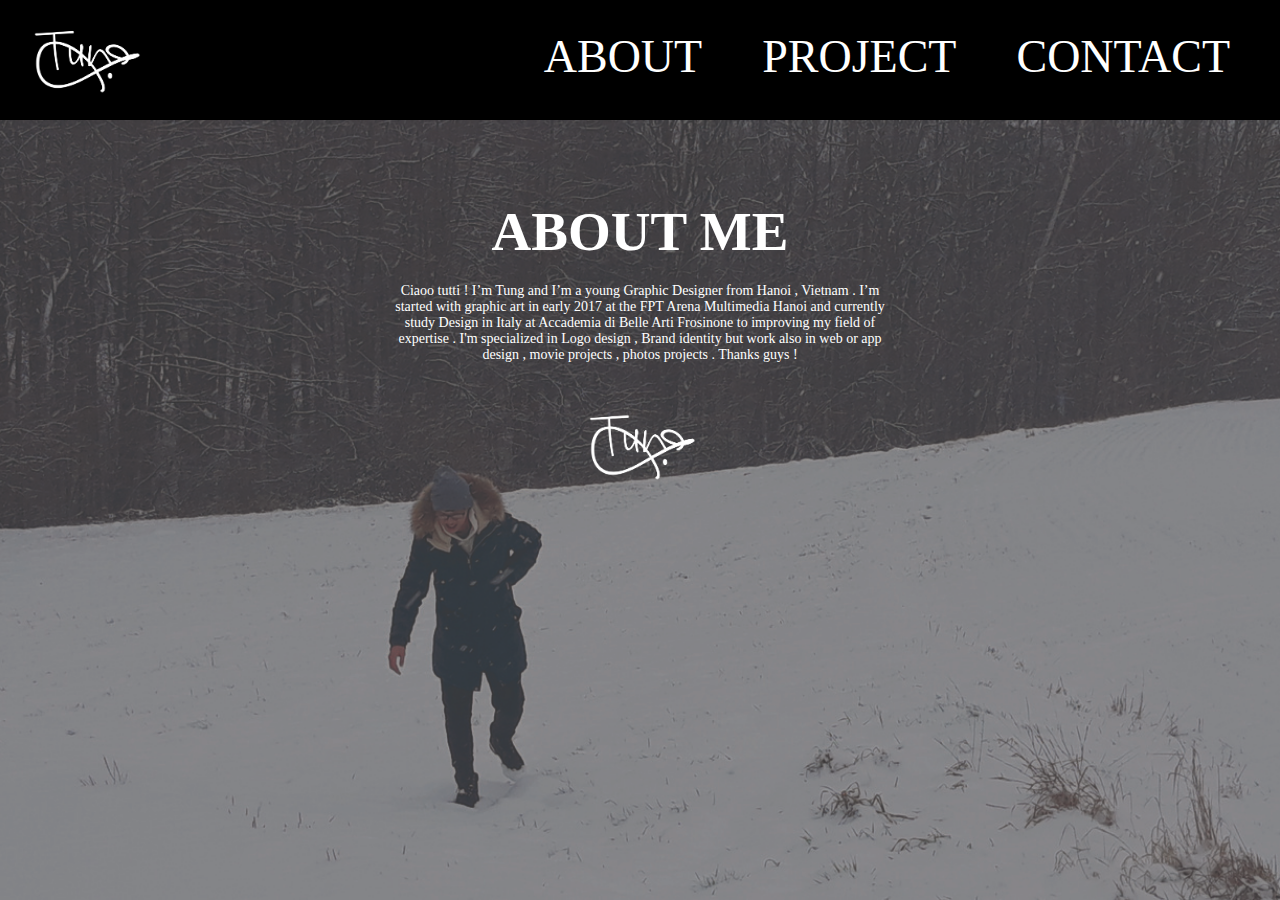
<file: about.html>
<!DOCTYPE html>
<html lang="en">
  <head>
    <title>Tung Le | Portfolio Grafic Design</title>
    <meta charset="UTF-8" />
    <meta name="viewport" content="width=device-width, initial-scale=1.0" />
    <link rel="stylesheet" href="index.css" />
  </head>
  <body>
    <div class="about-wrapper">
      <header>
        <nav>
          <h1>
            <a href="index.html"
              ><img class="logo" src="Image/logotung-01.png" alt="logo"
            /></a>
          </h1>
          <ul>
            <li><a class="link" href="about.html">ABOUT</a></li>
            <li><a class="link" href="project.html">PROJECT</a></li>
            <li><a class="link" href="contact.html">CONTACT</a></li>
          </ul>
          <div class="clear"></div>
        </nav>
      </header>
      <section class="about-section">
        <h2 class="about-header">ABOUT ME</h2>
        <p class="about-text">
          Ciaoo tutti ! I’m Tung and I’m a young Graphic Designer from Hanoi ,
          Vietnam . I’m started with graphic art in early 2017 at the FPT Arena
          Multimedia Hanoi and currently study Design in Italy at Accademia di
          Belle Arti Frosinone to improving my field of expertise . I'm
          specialized in Logo design , Brand identity but work also in web or
          app design , movie projects , photos projects . Thanks guys !
        </p>
        <img class="about-sign" src="Image/logotung-01.png" alt="sign" />
      </section>
    </div>
  </body>
</html>
</file>
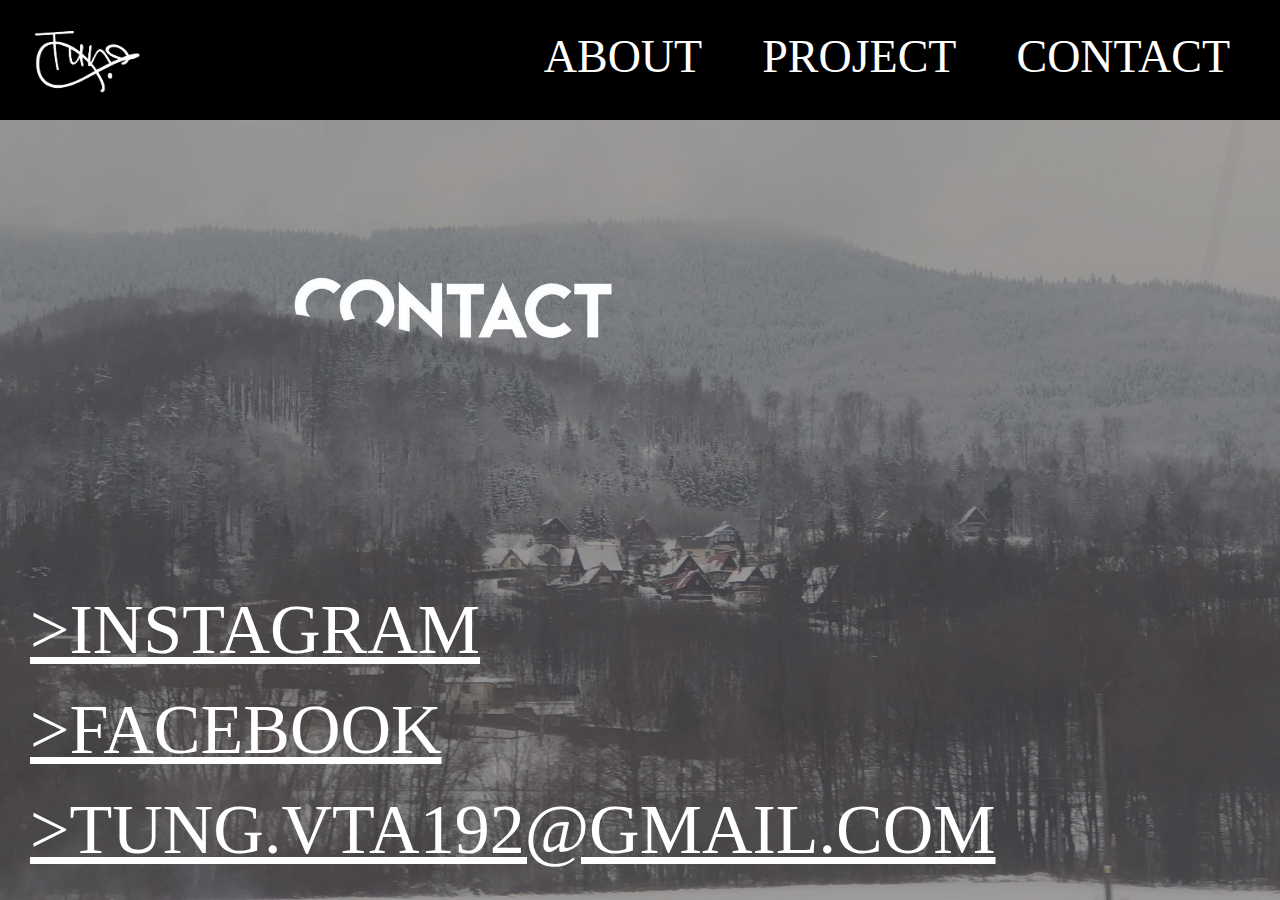
<file: contact.html>
<!DOCTYPE html>
<html lang="en">
  <head>
    <title>Tung Le | Portfolio Grafic Design</title>
    <meta charset="UTF-8" />
    <meta name="viewport" content="width=device-width, initial-scale=1.0" />
    <link rel="stylesheet" href="index.css" />
  </head>
  <body>
    <div class="contact-wrapper">
      <header>
        <nav>
          <h1>
            <a href="index.html"
              ><img class="logo" src="Image/logotung-01.png" alt="logo"
            /></a>
          </h1>
          <ul>
            <li><a class="link" href="about.html">ABOUT</a></li>
            <li><a class="link" href="project.html">PROJECT</a></li>
            <li><a class="link" href="contact.html">CONTACT</a></li>
          </ul>
          <div class="clear"></div>
        </nav>
      </header>
      <section>
        <ul class="link2">
          <li>
            <a class="contact1" href="https://www.instagram.com/?hl=vi"
              >>INSTAGRAM</a
            >
          </li>
          <li>
            <a class="contact2" href="https://www.facebook.com/mata2071998"
              >>FACEBOOK</a
            >
          </li>
          <li><a class="contact3" href="">>TUNG.VTA192@GMAIL.COM</a></li>
        </ul>
      </section>
    </div>
  </body>
</html>
</file>
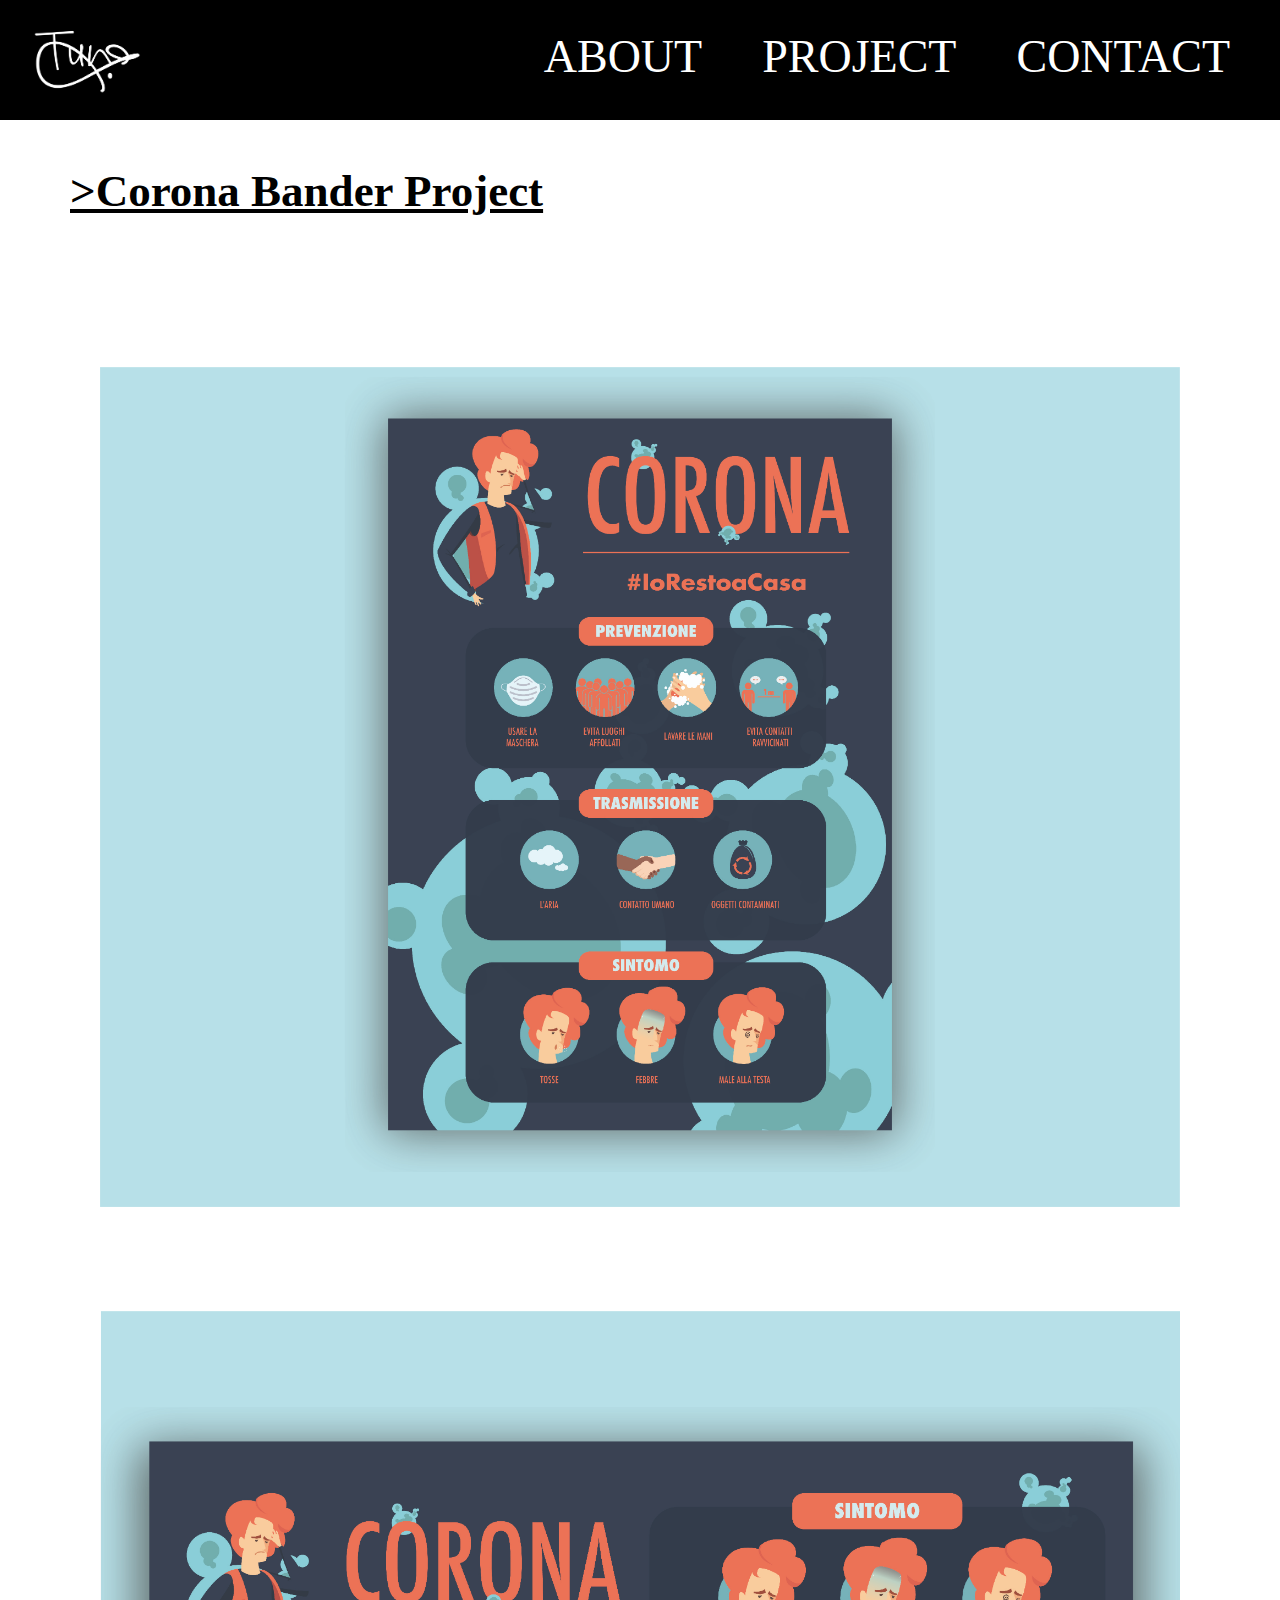
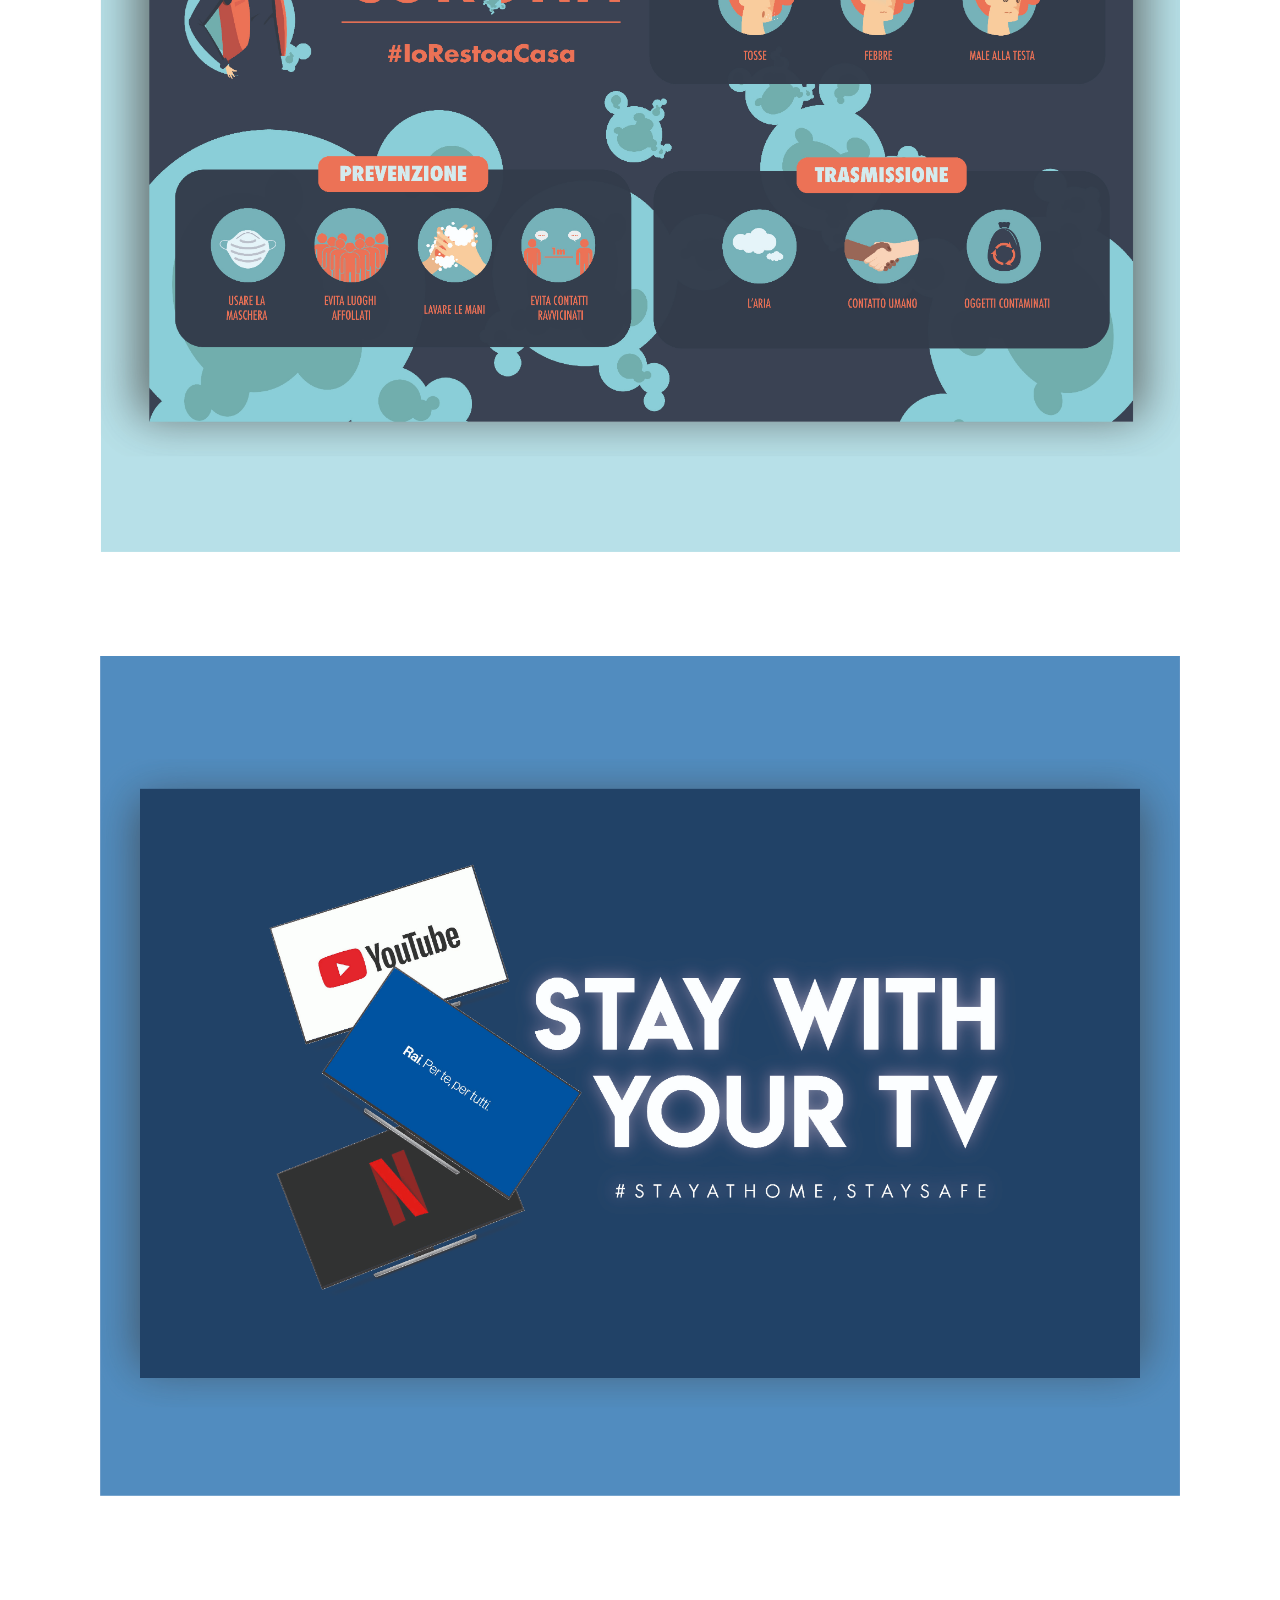
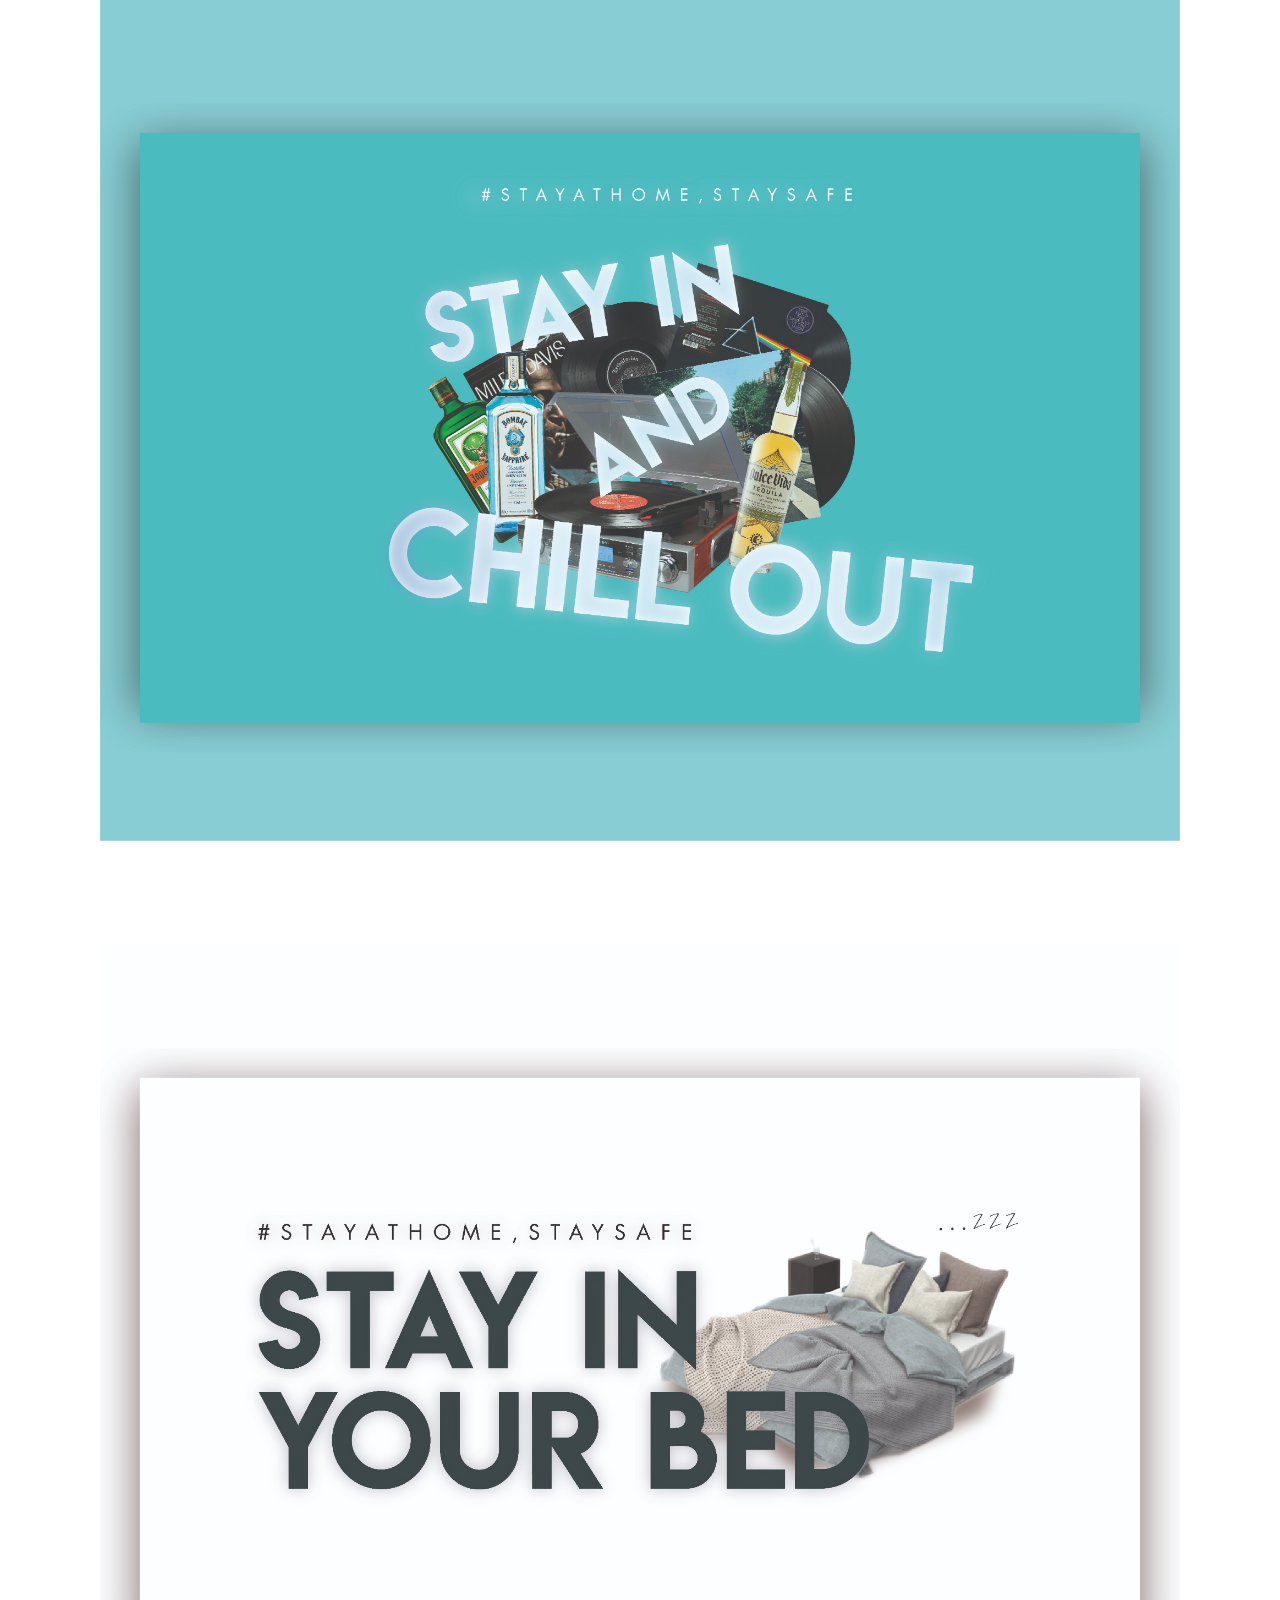
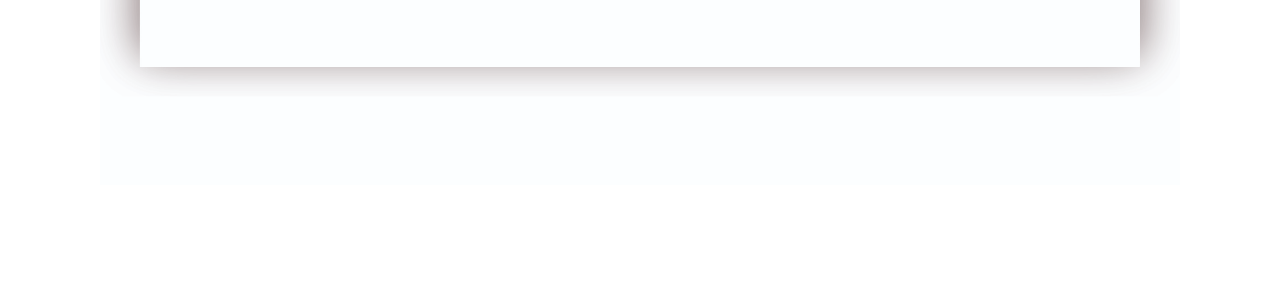
<file: corona.project.html>
<!DOCTYPE html>
<html lang="en">
  <head>
    <title>Tung Le | Portfolio Grafic Design</title>
    <meta charset="UTF-8" />
    <meta name="viewport" content="width=device-width, initial-scale=1.0" />
    <link rel="stylesheet" href="index.css" />
  </head>
  <body>
    <header>
      <nav>
        <h1>
          <a href="index.html"
            ><img class="logo" src="Image/logotung-01.png" alt="logo"
          /></a>
        </h1>
        <ul>
          <li><a class="link" href="about.html">ABOUT</a></li>
          <li><a class="link" href="project.html">PROJECT</a></li>
          <li><a class="link" href="contact.html">CONTACT</a></li>
        </ul>
        <div class="clear"></div>
      </nav>
    </header>
    <h2 class="header-project">>Corona Bander Project</h2>
    <div class="project-detail-wrapper">
      <img
        class="project-big-img"
        src="Image/Graphics Project/Corona /covid19/Corona-05.jpg"
        alt=""
      />
      <img
        class="project-big-img"
        src="Image/Graphics Project/Corona /covid19/Corona-04.jpg"
        alt=""
      />
      <img
        class="project-big-img"
        src="Image/Graphics Project/Corona /covid19/Corona-03.jpg"
        alt=""
      />
      <img
        class="project-big-img"
        src="Image/Graphics Project/Corona /covid19/Corona-02.jpg"
        alt=""
      />
      <img
        class="project-big-img"
        src="Image/Graphics Project/Corona /covid19/Corona-01.jpg"
        alt=""
      />
    </div>
  </body>
</html>
</file>
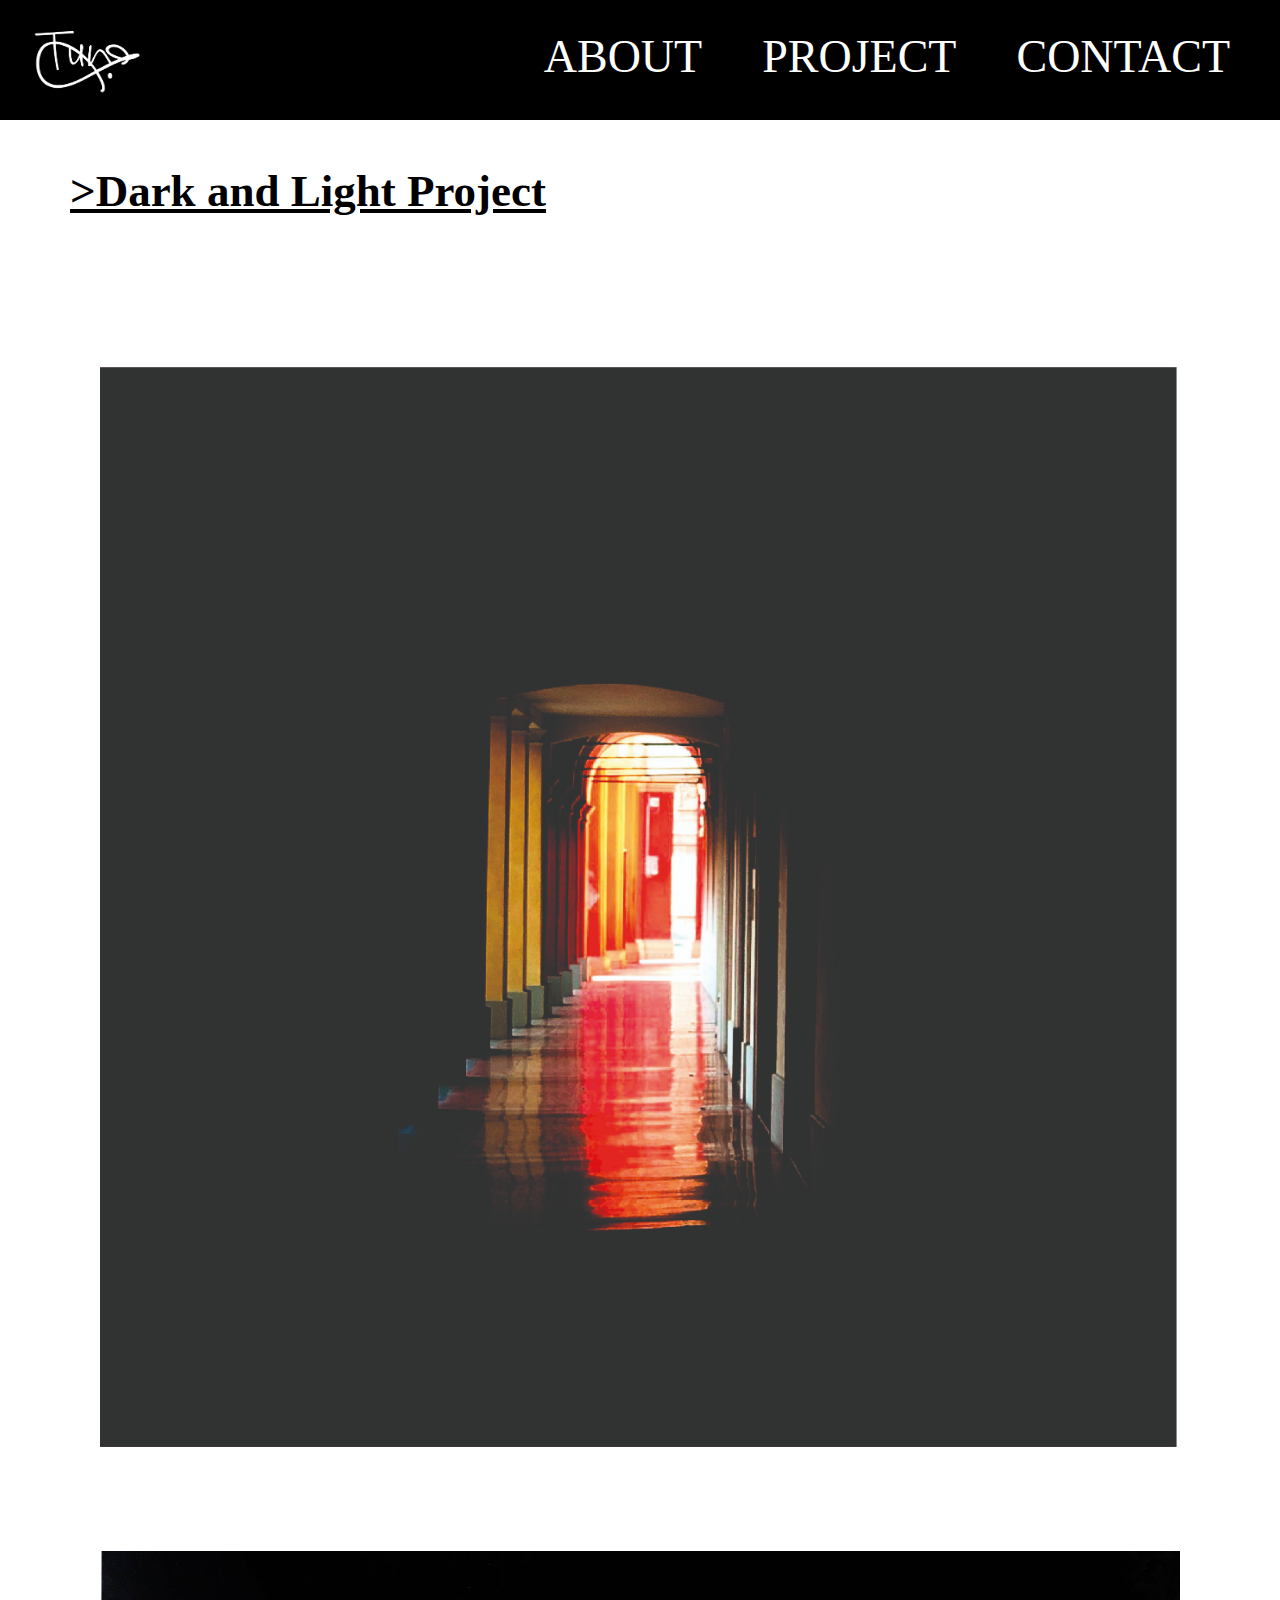
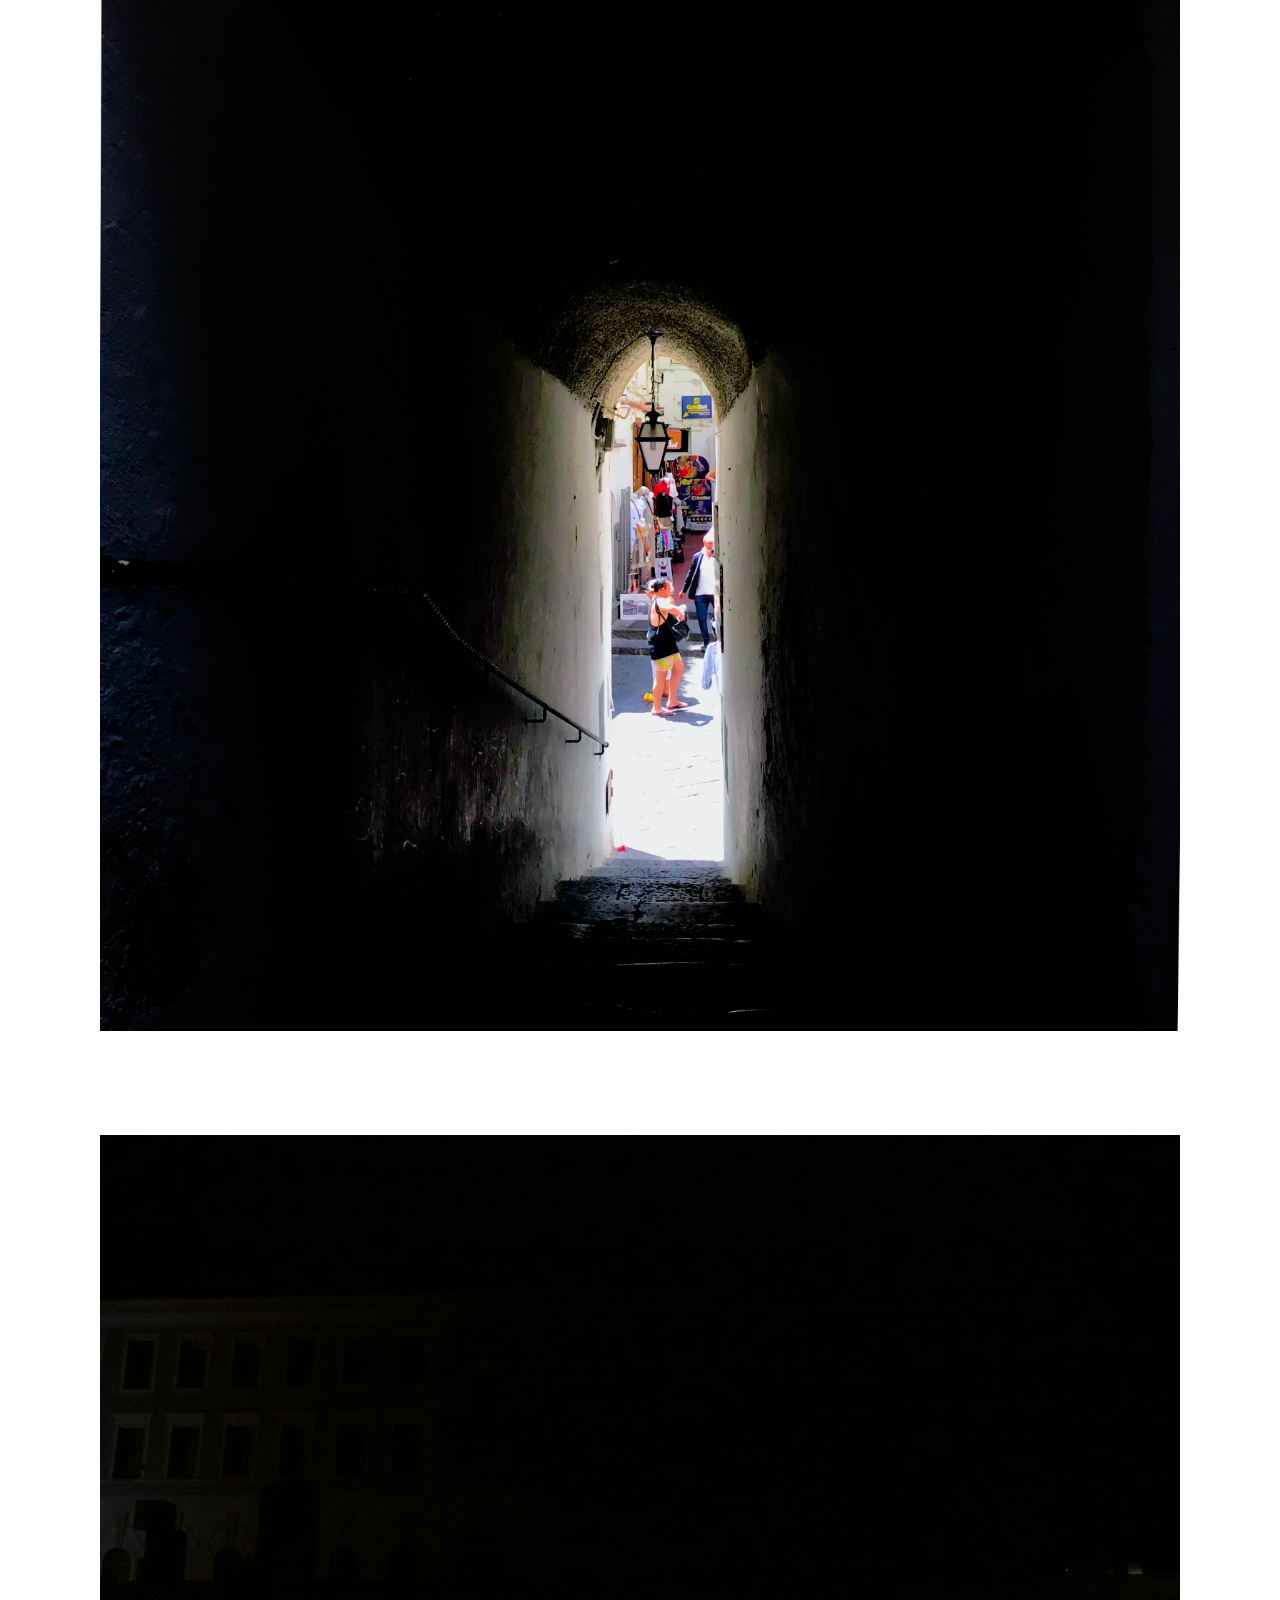
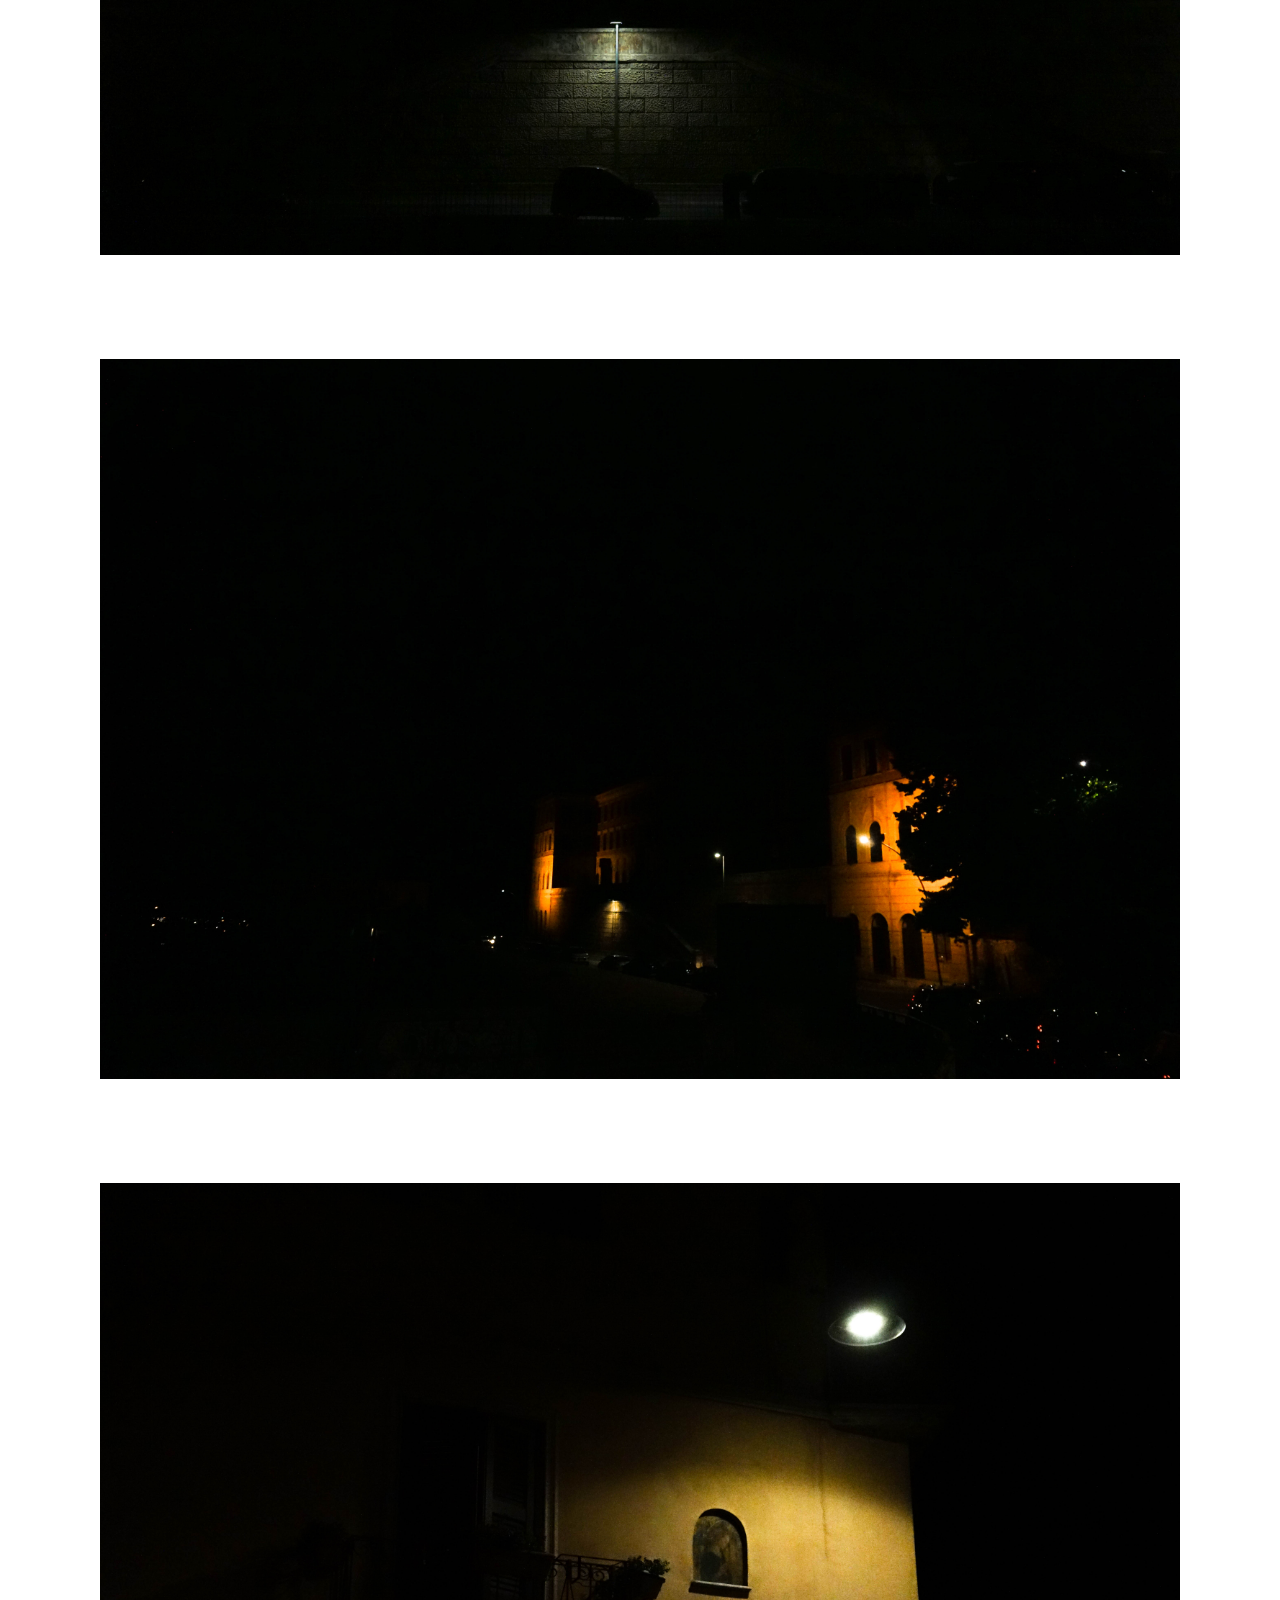
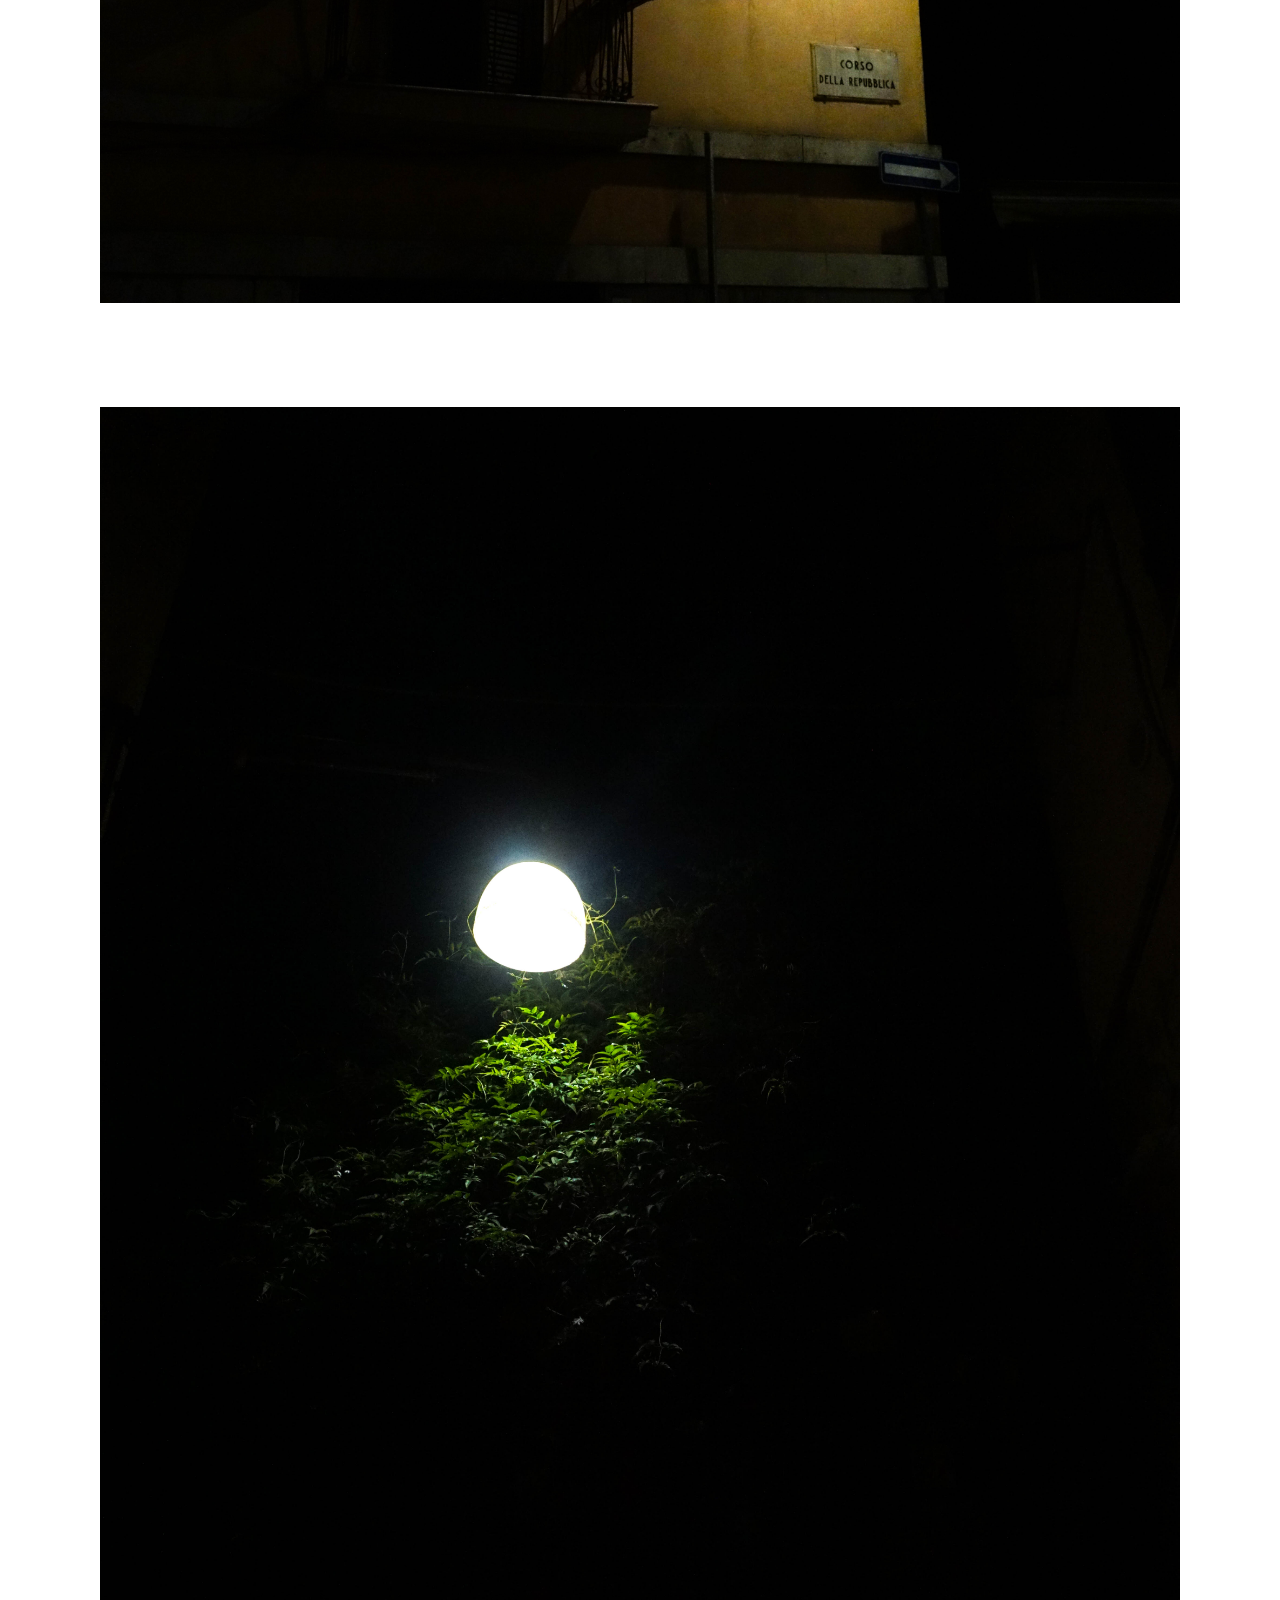
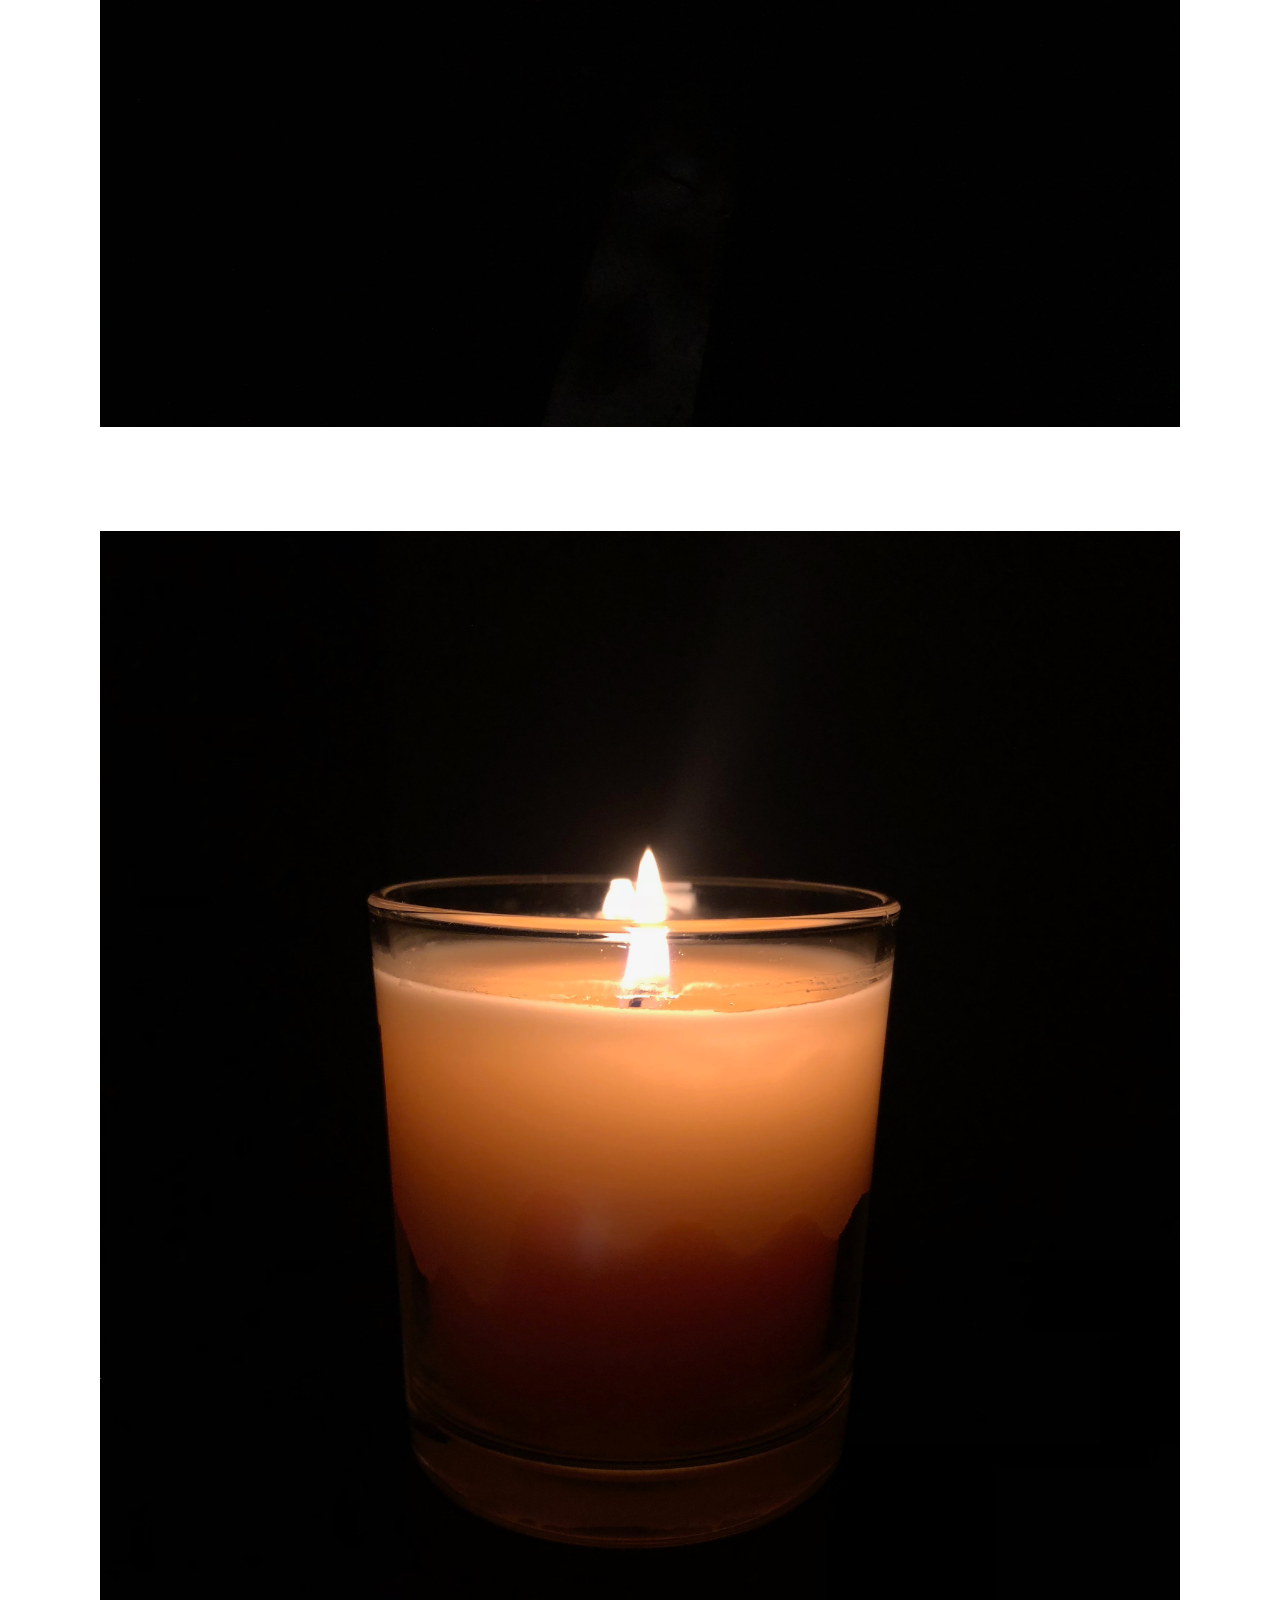
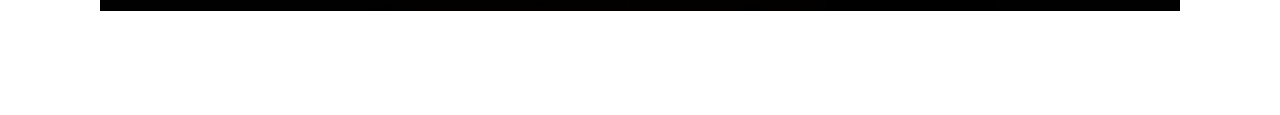
<file: darkandlight.project.html>
<!DOCTYPE html>
<html lang="en">
  <head>
    <title>Tung Le | Portfolio Grafic Design</title>
    <meta charset="UTF-8" />
    <meta name="viewport" content="width=device-width, initial-scale=1.0" />
    <link rel="stylesheet" href="index.css" />
  </head>
  <body>
    <header>
      <nav>
        <h1>
          <a href="index.html"
            ><img class="logo" src="Image/logotung-01.png" alt="logo"
          /></a>
        </h1>
        <ul>
          <li><a class="link" href="about.html">ABOUT</a></li>
          <li><a class="link" href="project.html">PROJECT</a></li>
          <li><a class="link" href="contact.html">CONTACT</a></li>
        </ul>
        <div class="clear"></div>
      </nav>
    </header>

    <h2 class="header-project">>Dark and Light Project</h2>
    <div class="project-detail-wrapper">
      <img
        class="project-big-img"
        src="Image/Graphics Project/Darkandlight/content-08.jpg"
        alt=""
      />
      <img
        class="project-big-img"
        src="Image/Graphics Project/Darkandlight/1.jpg"
        alt=""
      />
      <img
        class="project-big-img"
        src="Image/Graphics Project/Darkandlight/2.jpg"
        alt=""
      />
      <img
        class="project-big-img"
        src="Image/Graphics Project/Darkandlight/3.jpg"
        alt=""
      />
      <img
        class="project-big-img"
        src="Image/Graphics Project/Darkandlight/4.jpg"
        alt=""
      />
      <img
        class="project-big-img"
        src="Image/Graphics Project/Darkandlight/5.jpg"
        alt=""
      />
      <img
        class="project-big-img"
        src="Image/Graphics Project/Darkandlight/6.jpg"
        alt=""
      />
    </div>
  </body>
</html>
</file>
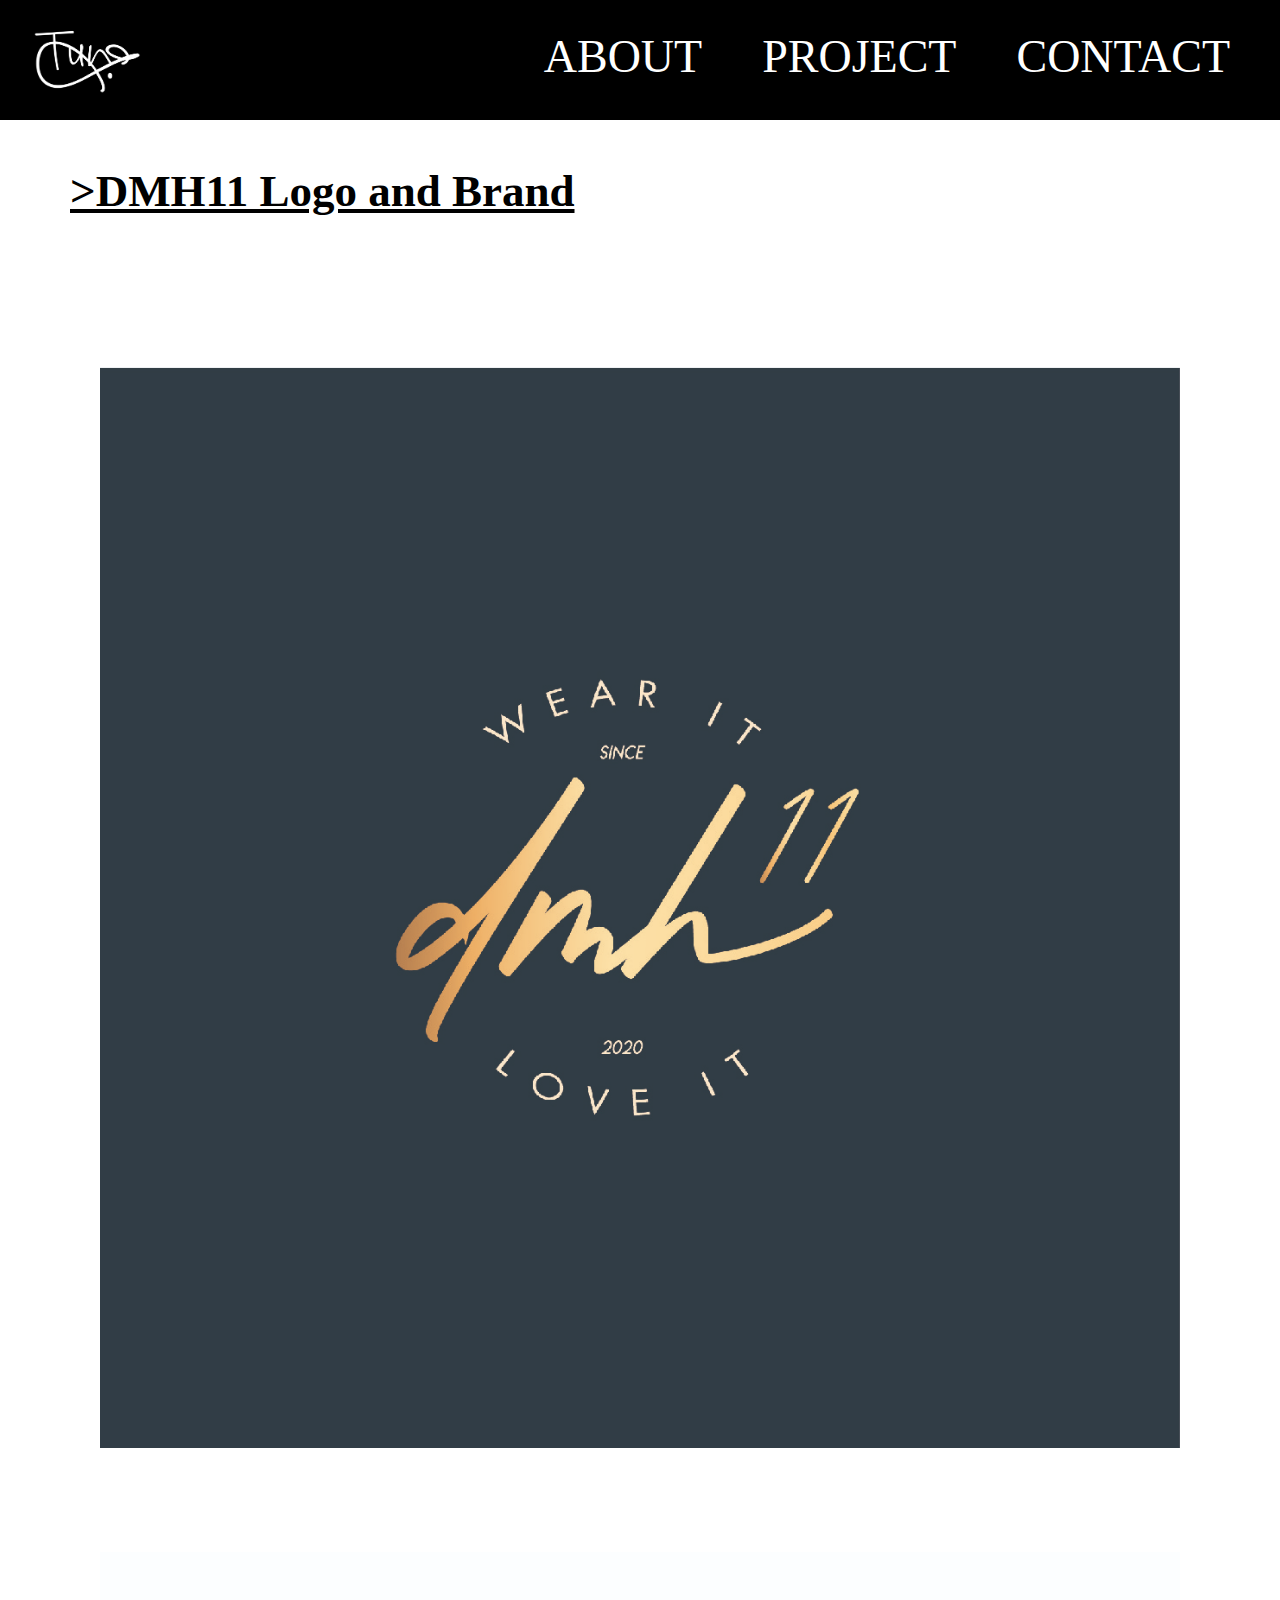
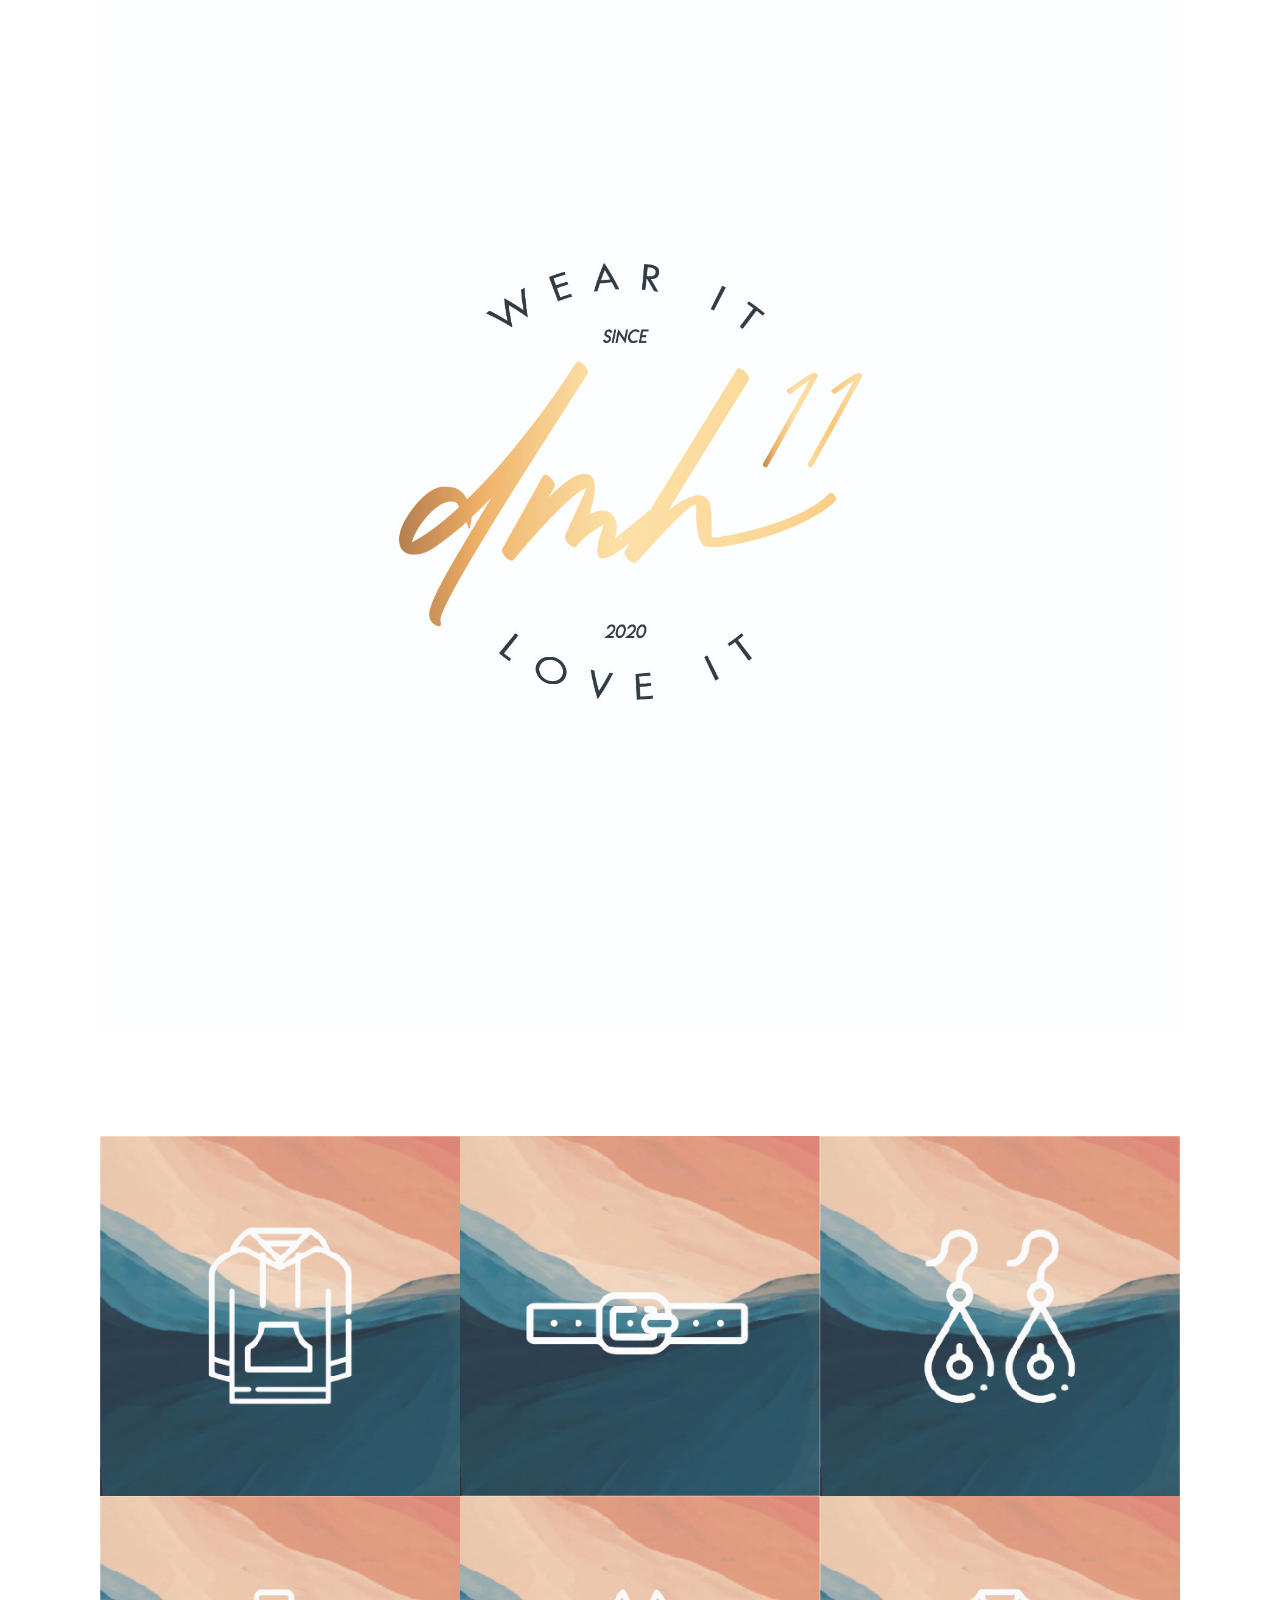
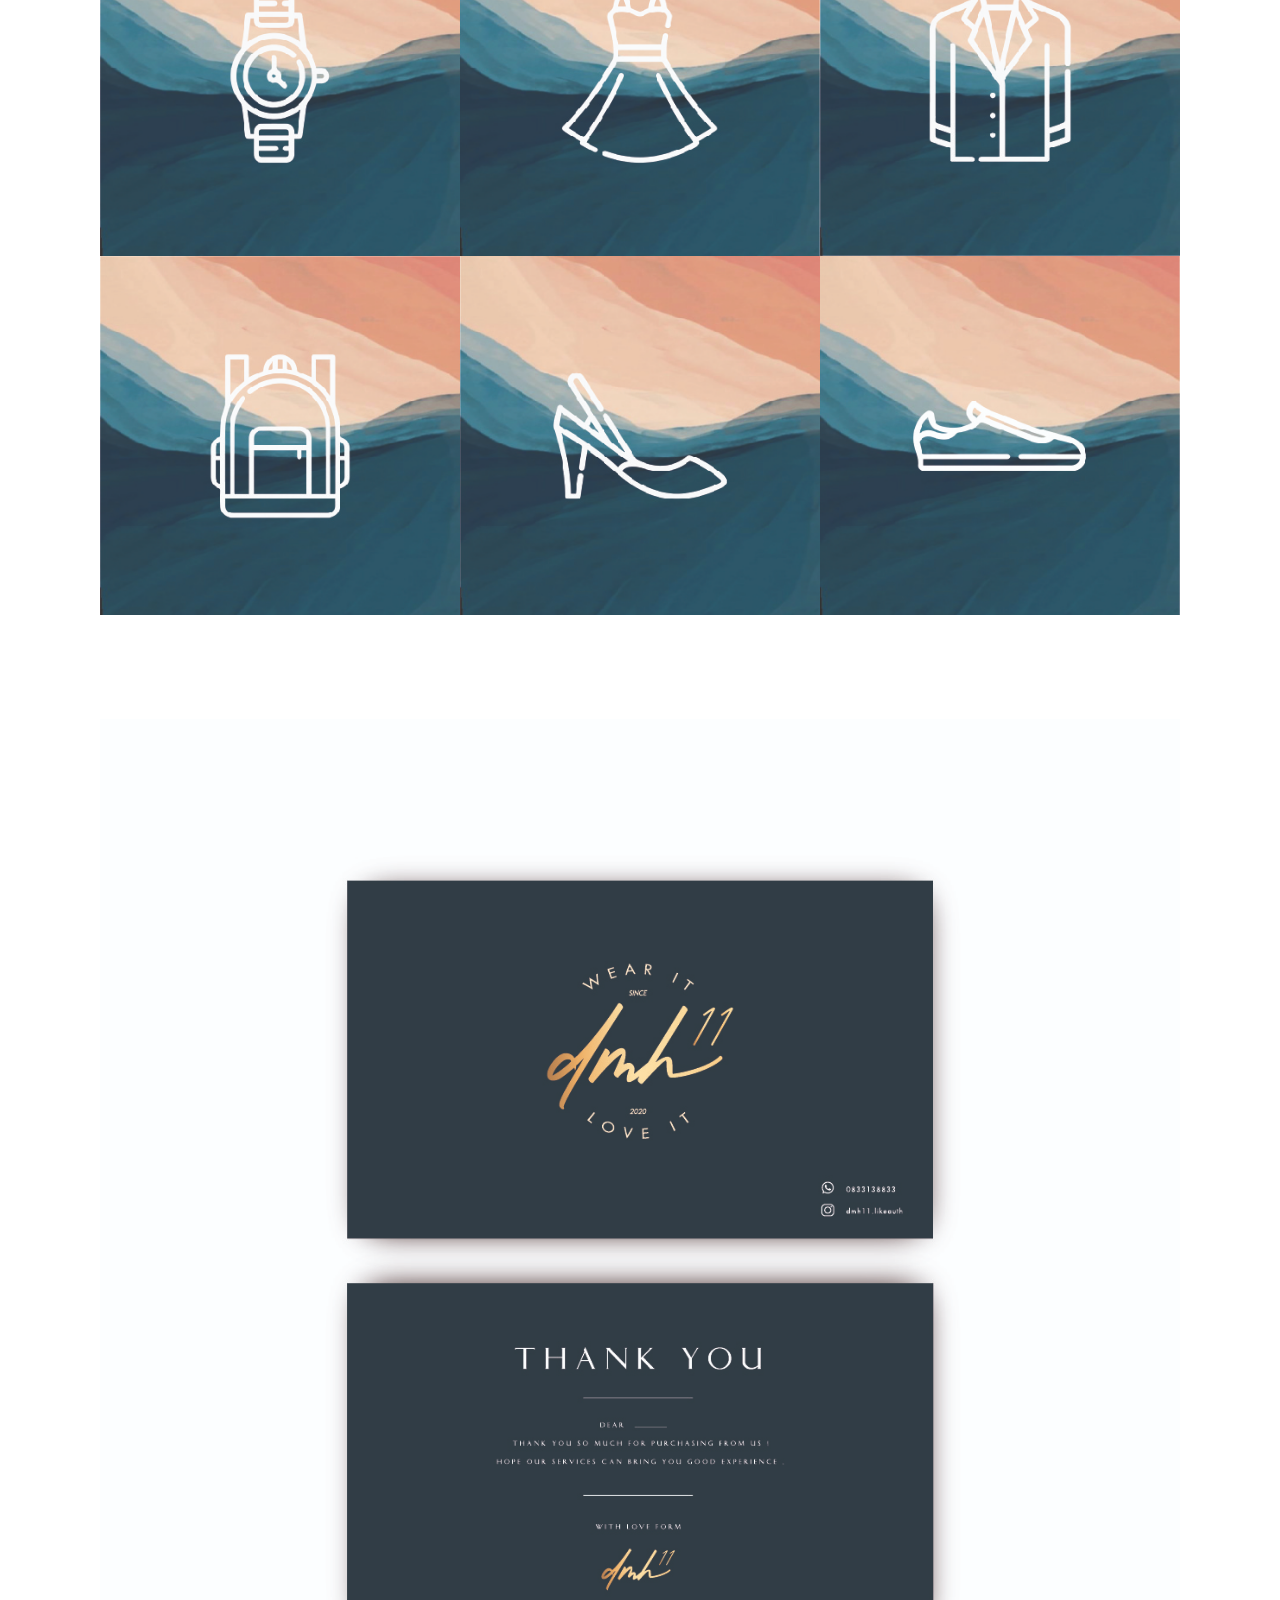
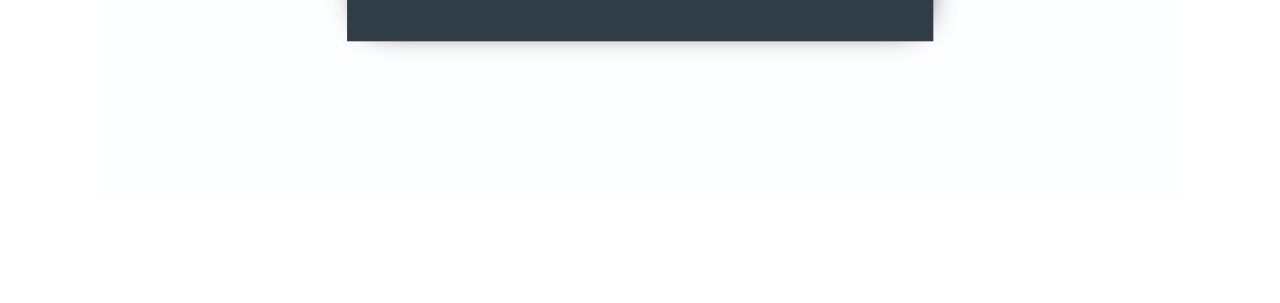
<file: DMH11.project.html>
<!DOCTYPE html>
<html lang="en">
  <head>
    <title>Tung Le | Portfolio Grafic Design</title>
    <meta charset="UTF-8" />
    <meta name="viewport" content="width=device-width, initial-scale=1.0" />
    <link rel="stylesheet" href="index.css" />
  </head>
  <body>
    <header>
      <nav>
        <h1>
          <a href="index.html"
            ><img class="logo" src="Image/logotung-01.png" alt="logo"
          /></a>
        </h1>
        <ul>
          <li><a class="link" href="about.html">ABOUT</a></li>
          <li><a class="link" href="project.html">PROJECT</a></li>
          <li><a class="link" href="contact.html">CONTACT</a></li>
        </ul>
        <div class="clear"></div>
      </nav>
    </header>

    <h2 class="header-project">>DMH11 Logo and Brand</h2>
    <div class="project-detail-wrapper">
      <img
        class="project-big-img"
        src="Image/Graphics Project/dmh11/content-07.jpg"
        alt=""
      />
      <img
        class="project-big-img"
        src="Image/Graphics Project/dmh11/3.jpg"
        alt=""
      />
      <img
        class="project-big-img"
        src="Image/Graphics Project/dmh11/2.jpg"
        alt=""
      />
      <img
        class="project-big-img"
        src="Image/Graphics Project/dmh11/1.jpg"
        alt=""
      />
    </div>
  </body>
</html>
</file>
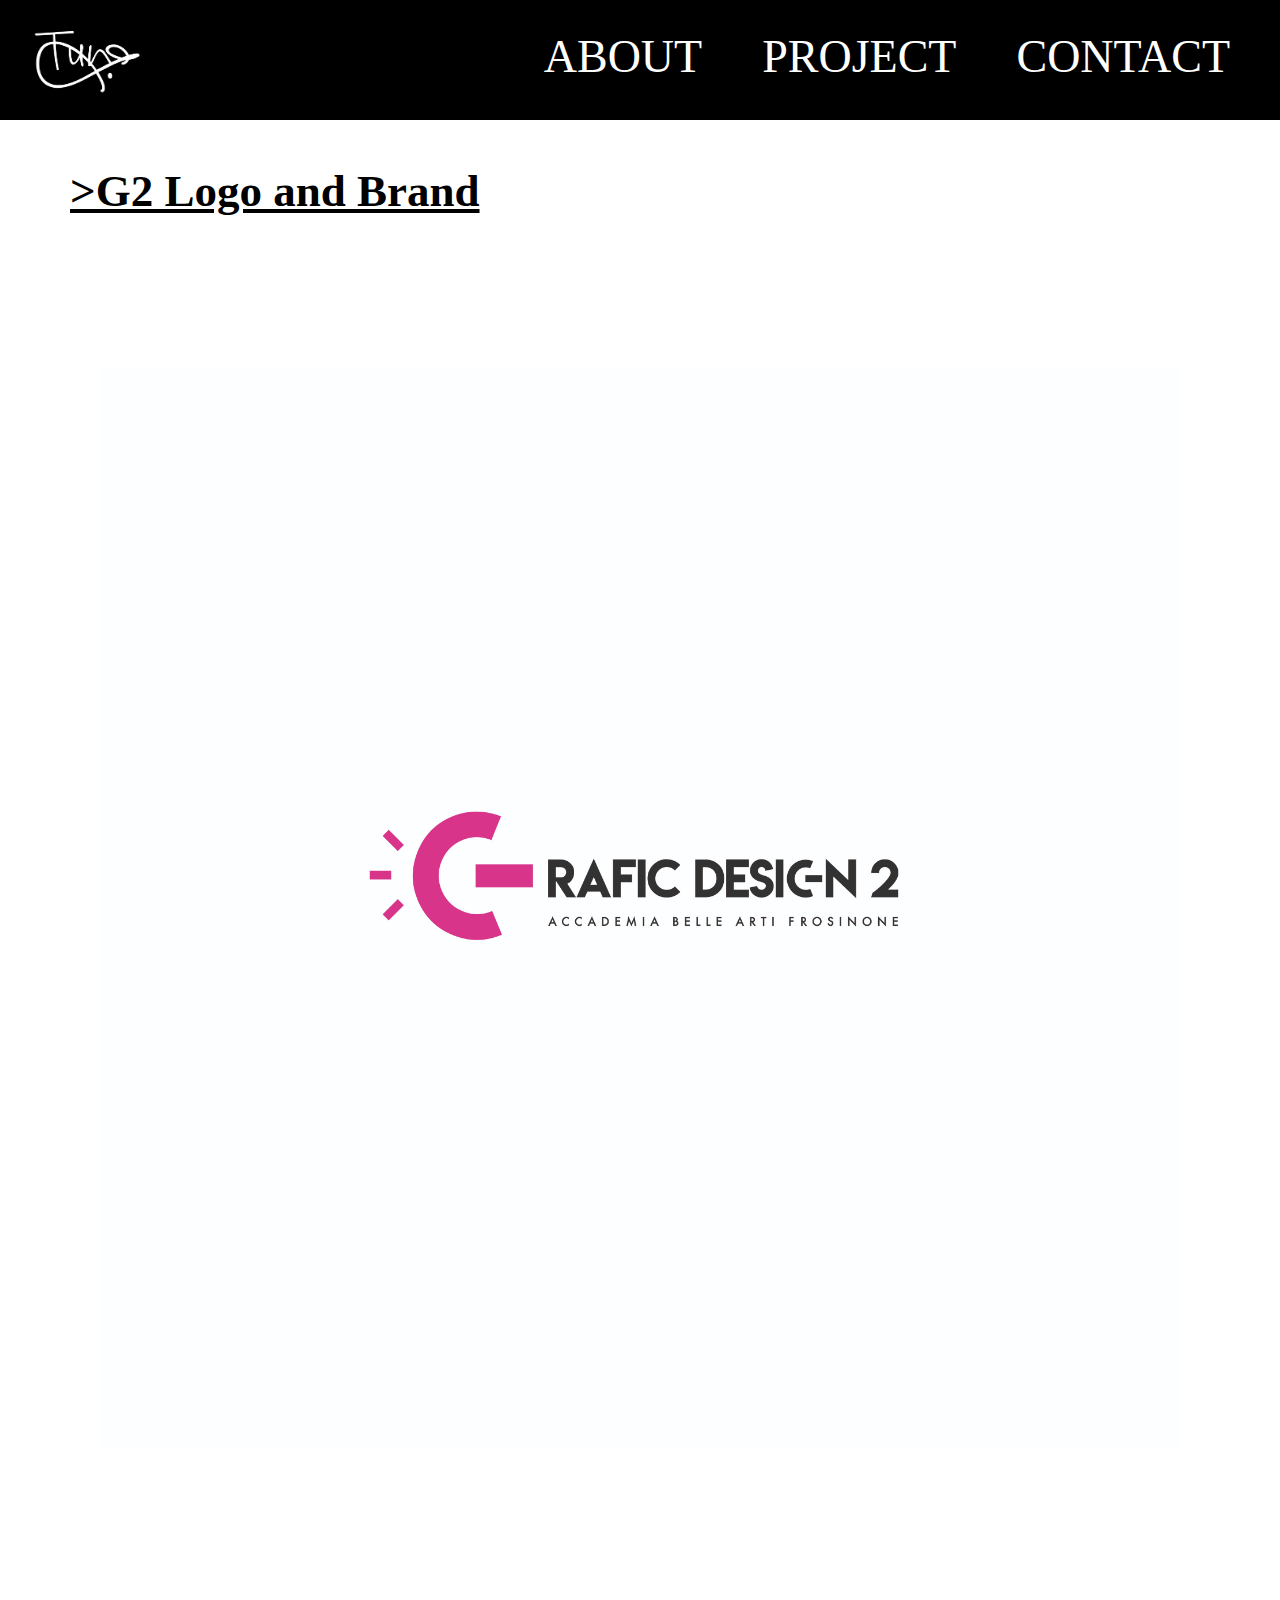
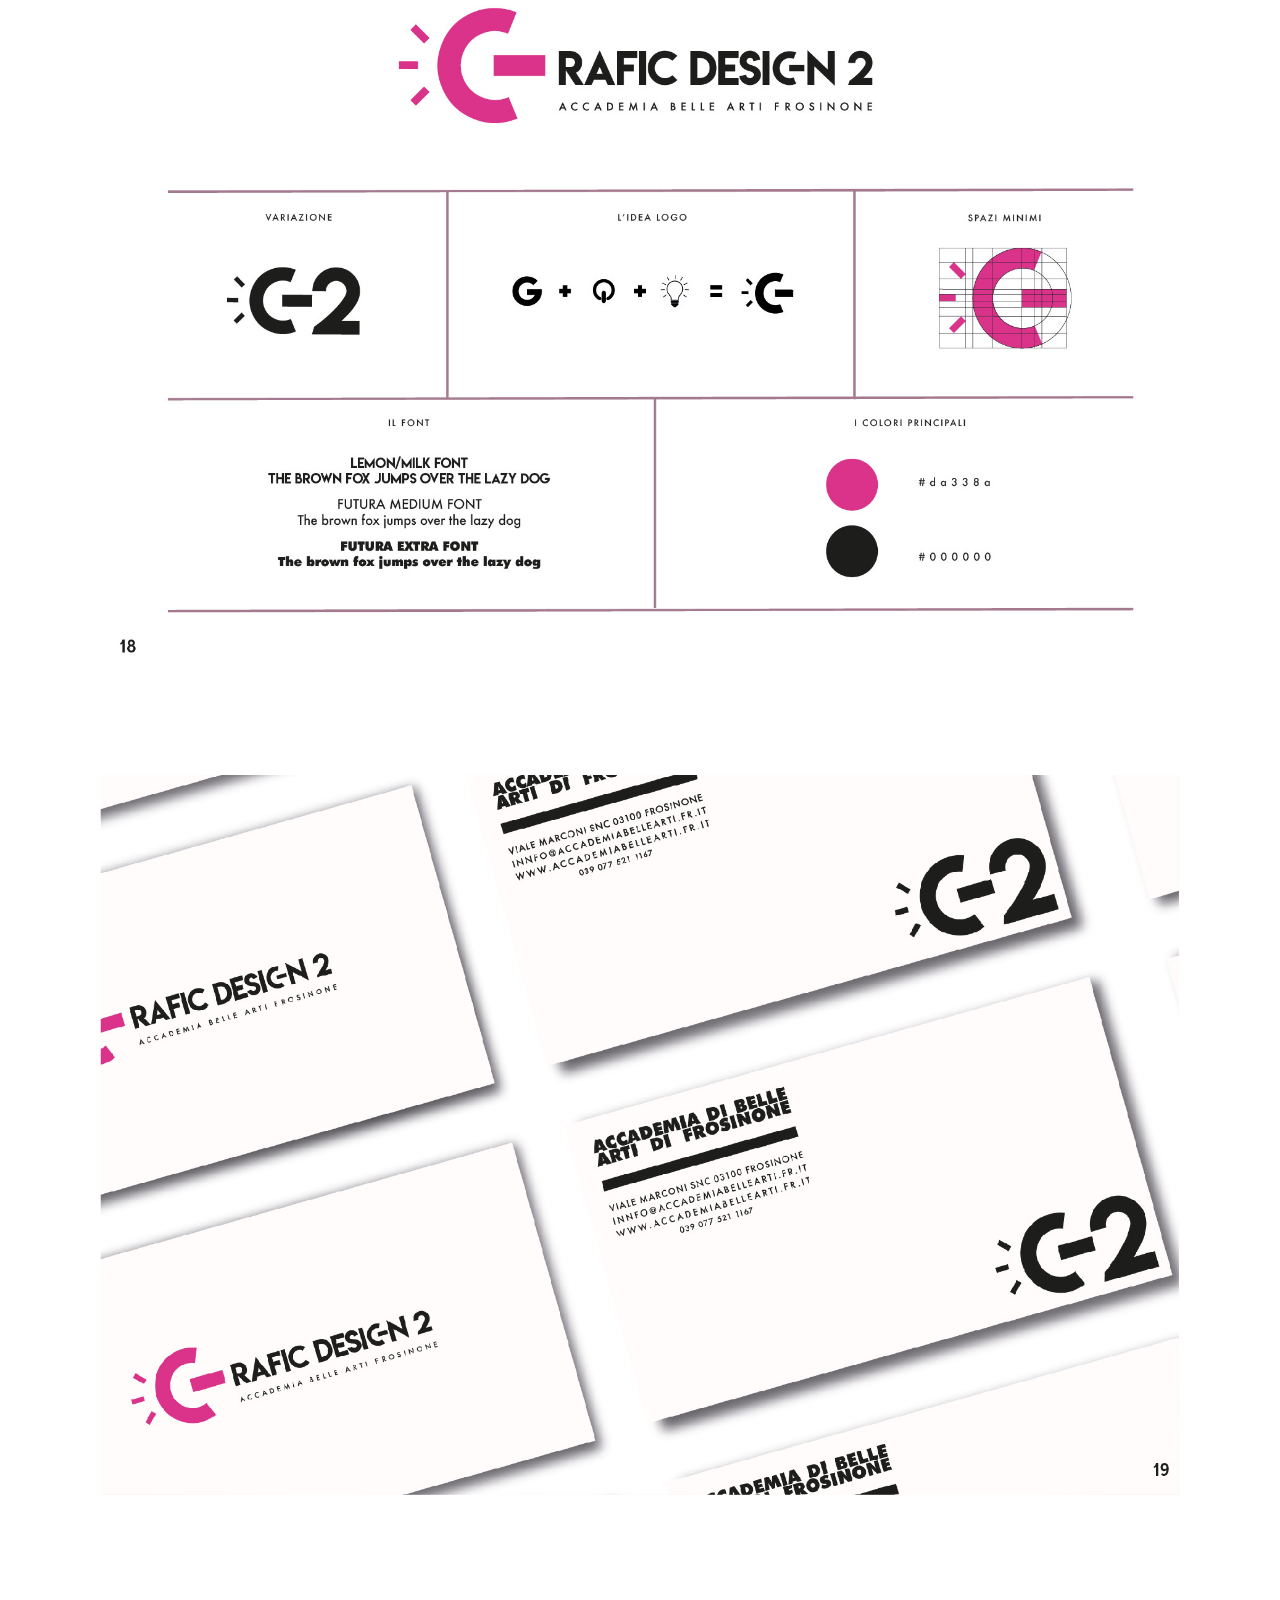
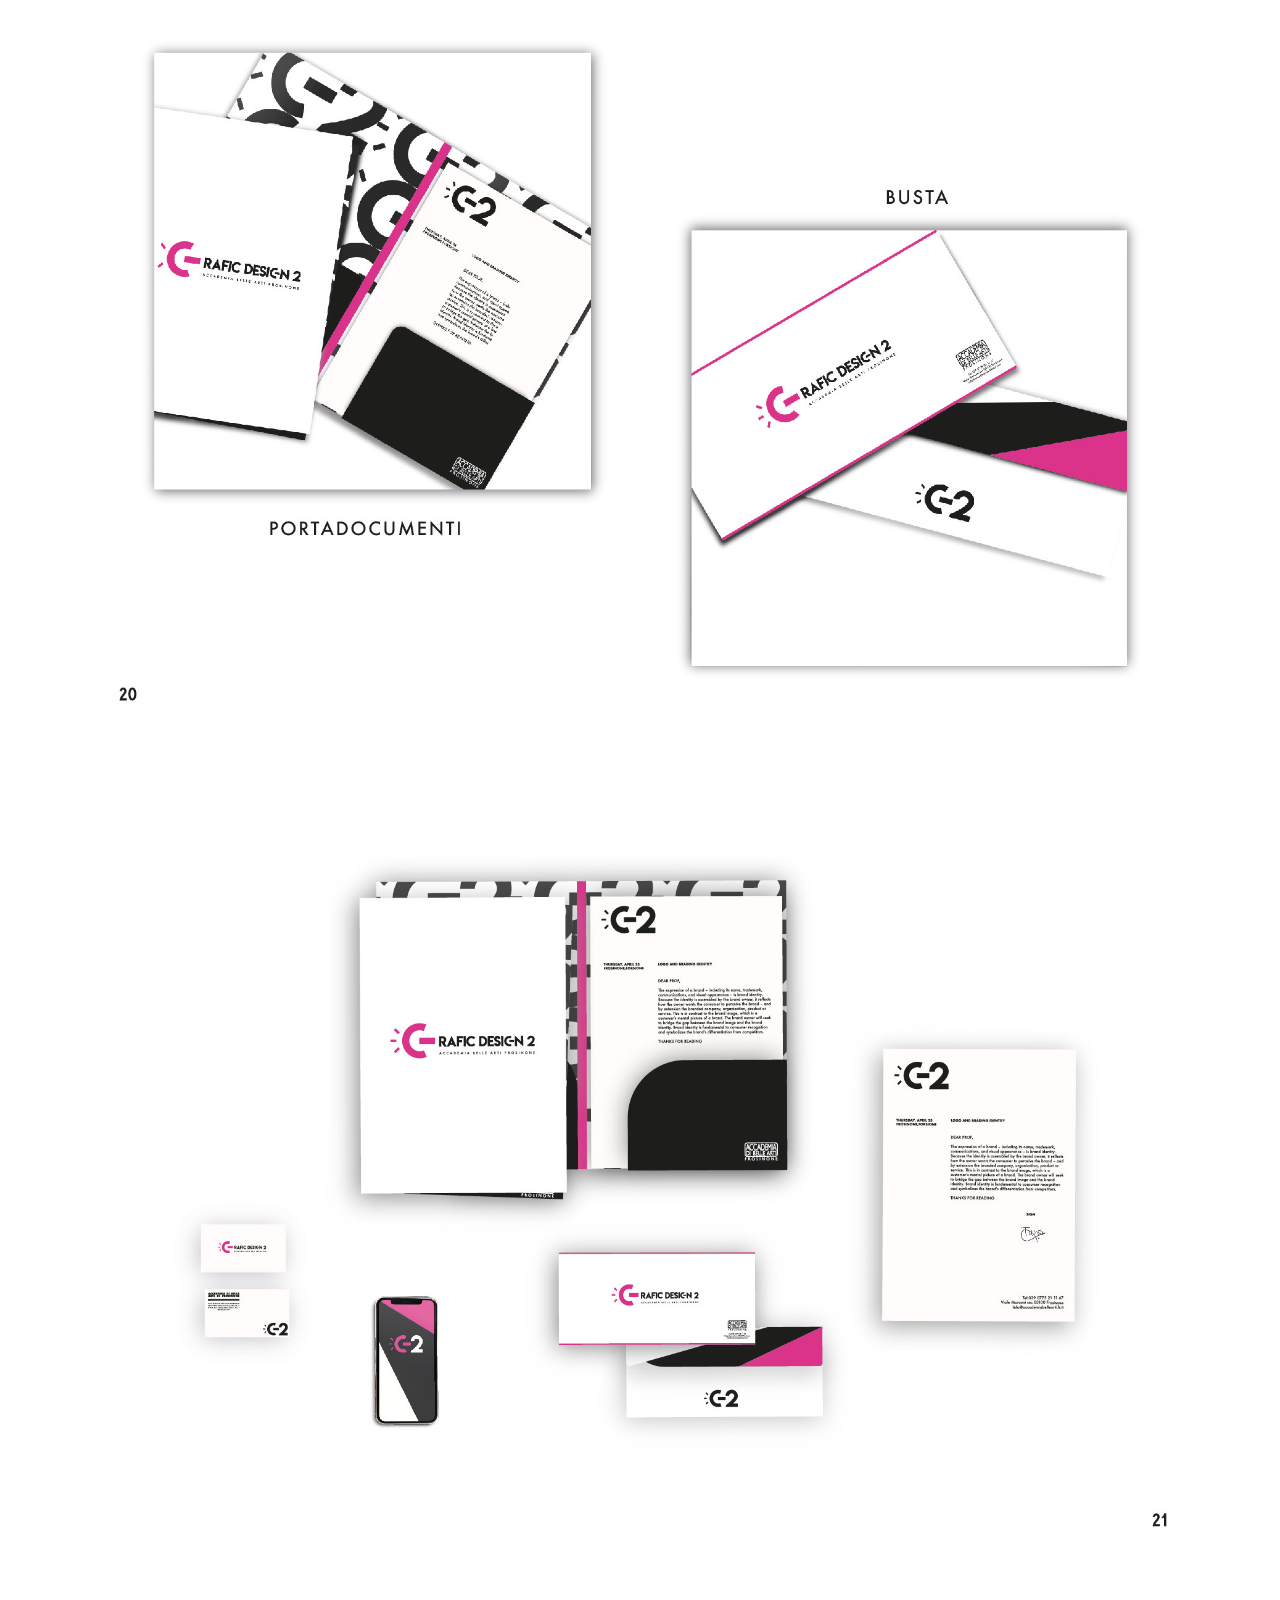
<file: G2.project.html>
<!DOCTYPE html>
<html lang="en">
  <head>
    <title>Tung Le | Portfolio Grafic Design</title>
    <meta charset="UTF-8" />
    <meta name="viewport" content="width=device-width, initial-scale=1.0" />
    <link rel="stylesheet" href="index.css" />
  </head>
  <body>
    <header>
      <nav>
        <h1>
          <a href="index.html"
            ><img class="logo" src="Image/logotung-01.png" alt="logo"
          /></a>
        </h1>
        <ul>
          <li><a class="link" href="about.html">ABOUT</a></li>
          <li><a class="link" href="project.html">PROJECT</a></li>
          <li><a class="link" href="contact.html">CONTACT</a></li>
        </ul>
        <div class="clear"></div>
      </nav>
    </header>

    <h2 class="header-project">>G2 Logo and Brand</h2>
    <div class="project-detail-wrapper">
      <img
        class="project-big-img"
        src="Image/Graphics Project/g2/content-05.jpg"
        alt=""
      />
      <img
        class="project-big-img"
        src="Image/Graphics Project/g2/1.jpg"
        alt=""
      />
      <img
        class="project-big-img"
        src="Image/Graphics Project/g2/2.jpg"
        alt=""
      />
      <img
        class="project-big-img"
        src="Image/Graphics Project/g2/3.jpg"
        alt=""
      />
      <img
        class="project-big-img"
        src="Image/Graphics Project/g2/4.jpg"
        alt=""
      />
    </div>
  </body>
</html>
</file>
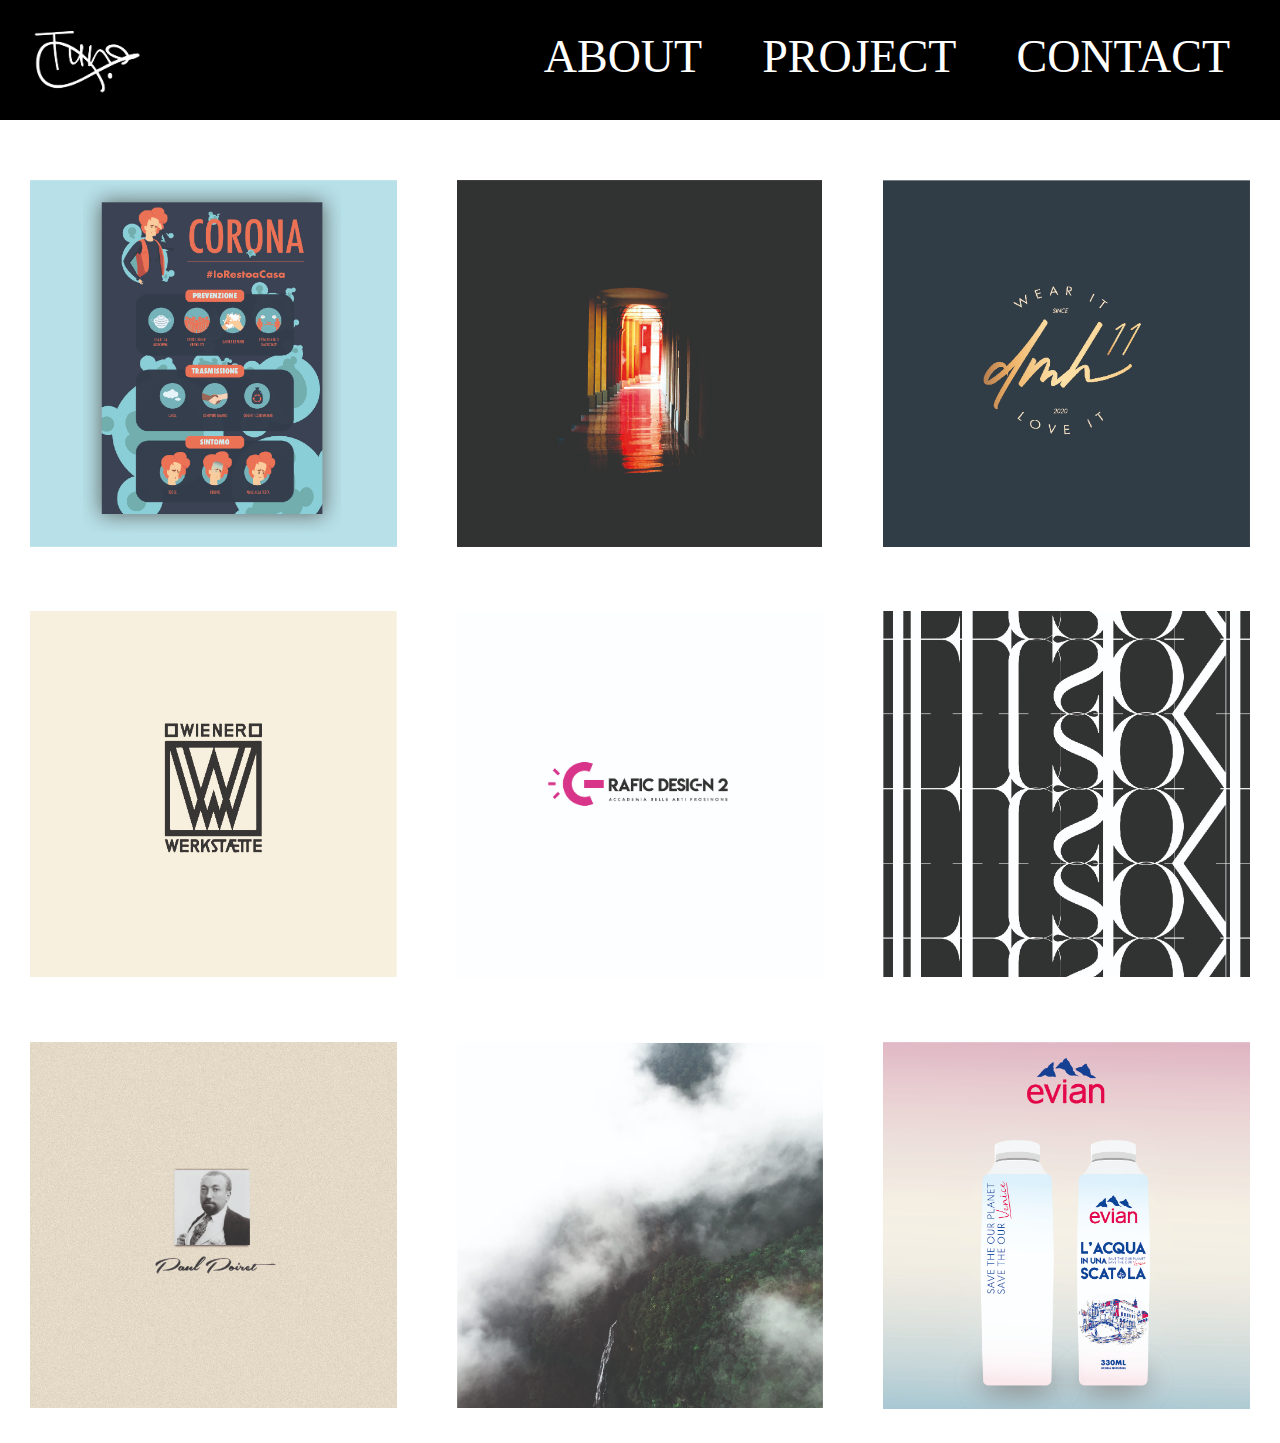
<file: project.html>
<!DOCTYPE html>
<html lang="en">
  <head>
    <title>Tung Le | Portfolio Grafic Design</title>
    <meta charset="UTF-8" />
    <meta name="viewport" content="width=device-width, initial-scale=1.0" />
    <link rel="stylesheet" href="index.css" />
  </head>
  <body>
    <div class="menu">
      <header>
        <nav>
          <h1>
            <a href="index.html"
              ><img class="logo" src="Image/logotung-01.png" alt="logo"
            /></a>
          </h1>
          <ul>
            <li><a class="link" href="about.html">ABOUT</a></li>
            <li><a class="link" href="project.html">PROJECT</a></li>
            <li><a class="link" href="contact.html">CONTACT</a></li>
          </ul>
          <div class="clear"></div>
        </nav>
      </header>
    </div>

    <div class="project-wrapper">
      <div class="project-images">
        <div class="img-container">
          <div class="container-overlay1">
            <img
              class="project-img"
              src="Image/Graphics Project/Corona /content-04.jpg"
              alt="Corona"
            />
            <a href="corona.project.html">
              <div class="overlay-pic1">
                <div class="overlay-text">Corona Poster Project</div>
              </div>
            </a>
          </div>
        </div>

        <div class="img-container">
          <div class="container-overlay2">
            <img
              class="project-img"
              src="Image/Graphics Project/Darkandlight/content-08.jpg"
              alt="Darkandlight"
            />
            <a href="darkandlight.project.html">
              <div class="overlay-pic2">
                <div class="overlay-pic2-text">dark and light</div>
              </div>
            </a>
          </div>
        </div>

        <div class="img-container">
          <div class="container-overlay3">
            <img
              class="project-img"
              src="Image/Graphics Project/dmh11/content-07.jpg"
              alt="DMH11"
            />
            <a href="DMH11.project.html">
              <div class="overlay-pic3">
                <div class="overlay-pic3-text">DMH11 Logo</div>
              </div>
            </a>
          </div>
        </div>

        <div class="img-container">
          <div class="container-overlay4">
            <img
              class="project-img"
              src="Image/Graphics Project/Wiener Werkstatte/content-02.jpg"
              alt="folk"
            />
            <a href="Wiener.project.html">
              <div class="overlay-pic4">
                <div class="overlay-pic4-text">Wiener Werkstatte Concept</div>
              </div>
            </a>
          </div>
        </div>

        <div class="img-container">
          <div class="container-overlay5">
            <img
              class="project-img"
              src="Image/Graphics Project/g2/content-05.jpg"
              alt="f2"
            />
            <a href="G2.project.html">
              <div class="overlay-pic5">
                <div class="overlay-pic5-text">G2 Logo</div>
              </div>
            </a>
          </div>
        </div>

        <div class="img-container">
          <div class="container-overlay6">
            <img
              class="project-img"
              src="Image/Graphics Project/Illusione/content-03.jpg"
              alt="illusione"
            />
            <a href="Illusion.project.html">
              <div class="overlay-pic6">
                <div class="overlay-pic6-text">Illusione Concept</div>
              </div>
            </a>
          </div>
        </div>

        <div class="img-container">
          <div class="container-overlay7">
            <img
              class="project-img"
              src="Image/Graphics Project/Paul Poiret/content-01.jpg"
              alt="Paul Poiret"
            />
            <a href="Paul.project.html">
              <div class="overlay-pic7">
                <div class="overlay-pic7-text">Paul Poiret Concept</div>
              </div>
            </a>
          </div>
        </div>

        <div class="img-container">
          <div class="container-overlay8">
            <img
              class="project-img"
              src="Image/Graphics Project/Sapa /content-06.jpg"
              alt="illusione"
            />
            <a href="sapa.project.html">
              <div class="overlay-pic8">
                <div class="overlay-pic8-text">Sapa Project</div>
              </div>
            </a>
          </div>
        </div>

        <div class="img-container">
          <div class="container-overlay9">
            <img
              class="project-img"
              src="Image/Graphics Project/Water /content-10.jpg"
              alt="illusione"
            />
            <a href="water.project.html">
              <div class="overlay-pic9">
                <div class="overlay-pic9-text">Evian Bottle By Carton</div>
              </div>
            </a>
          </div>
        </div>
      </div>
    </div>
  </body>
</html>
</file>
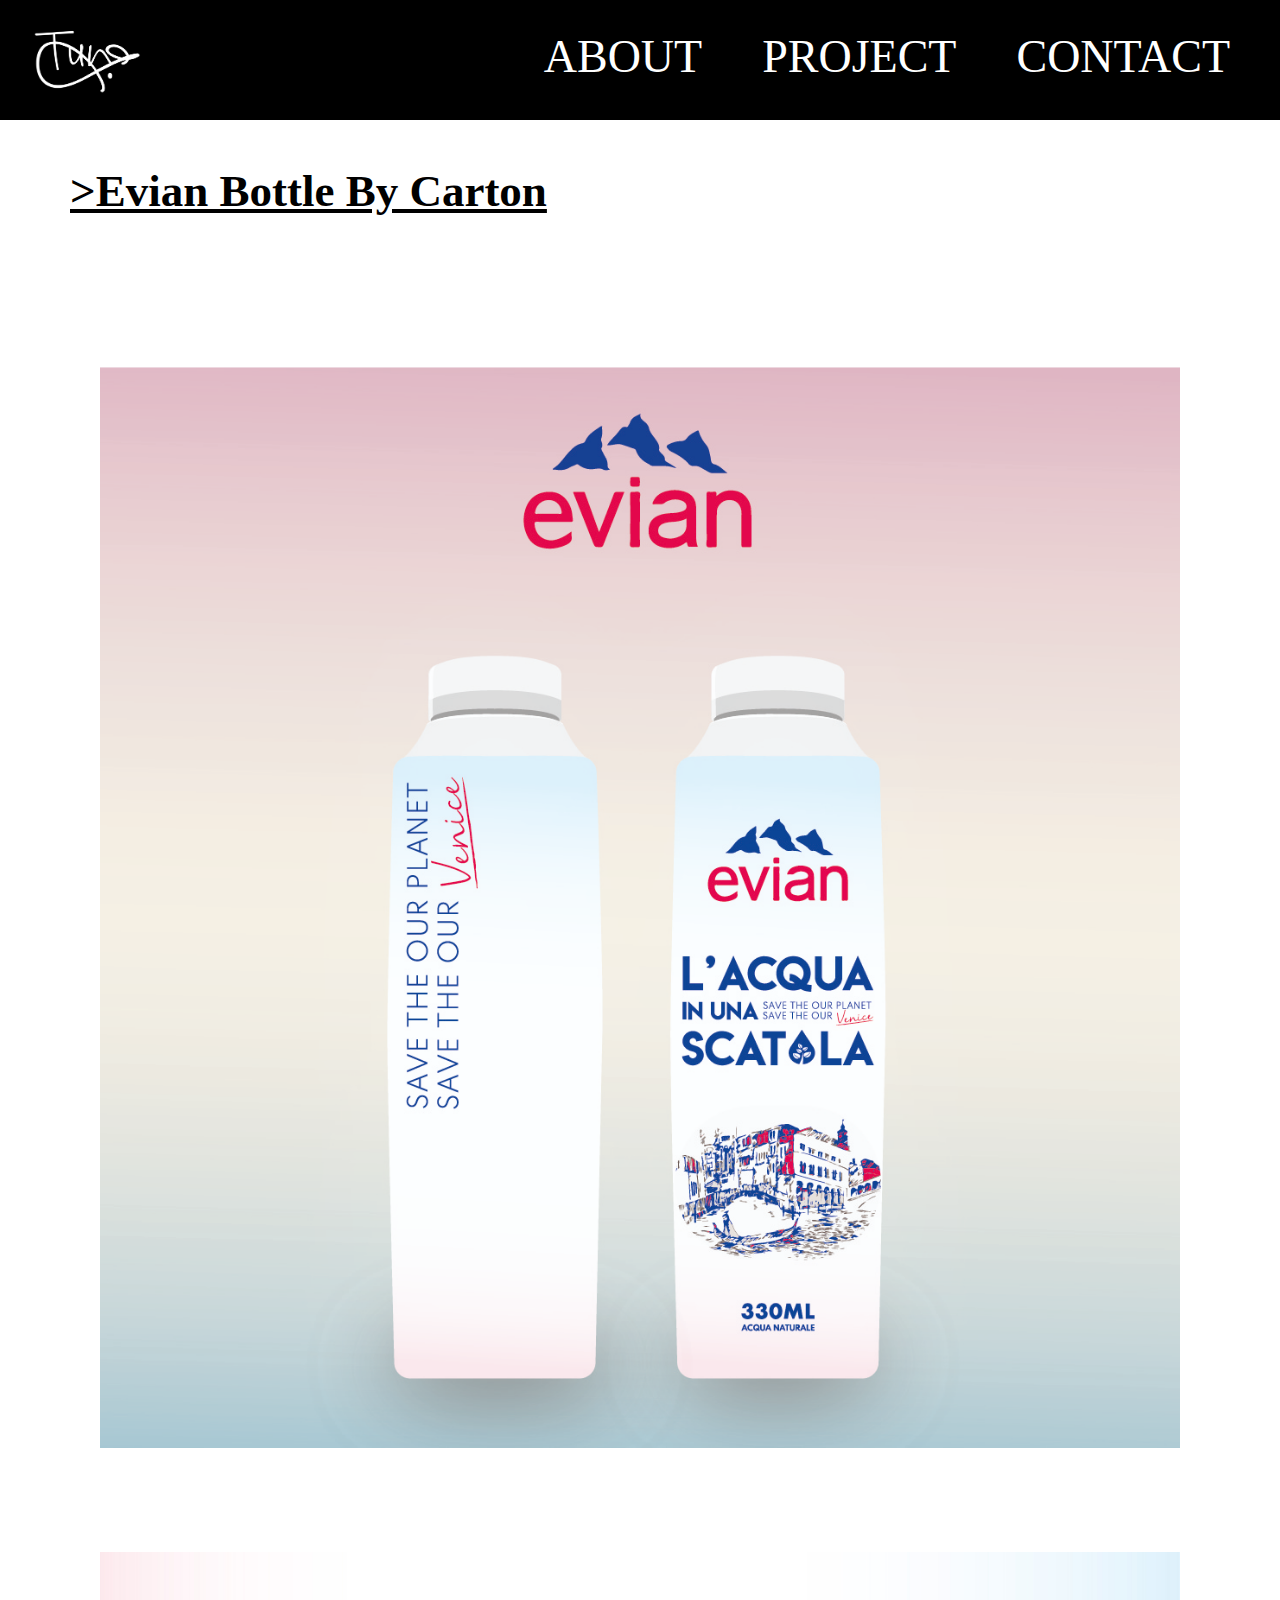
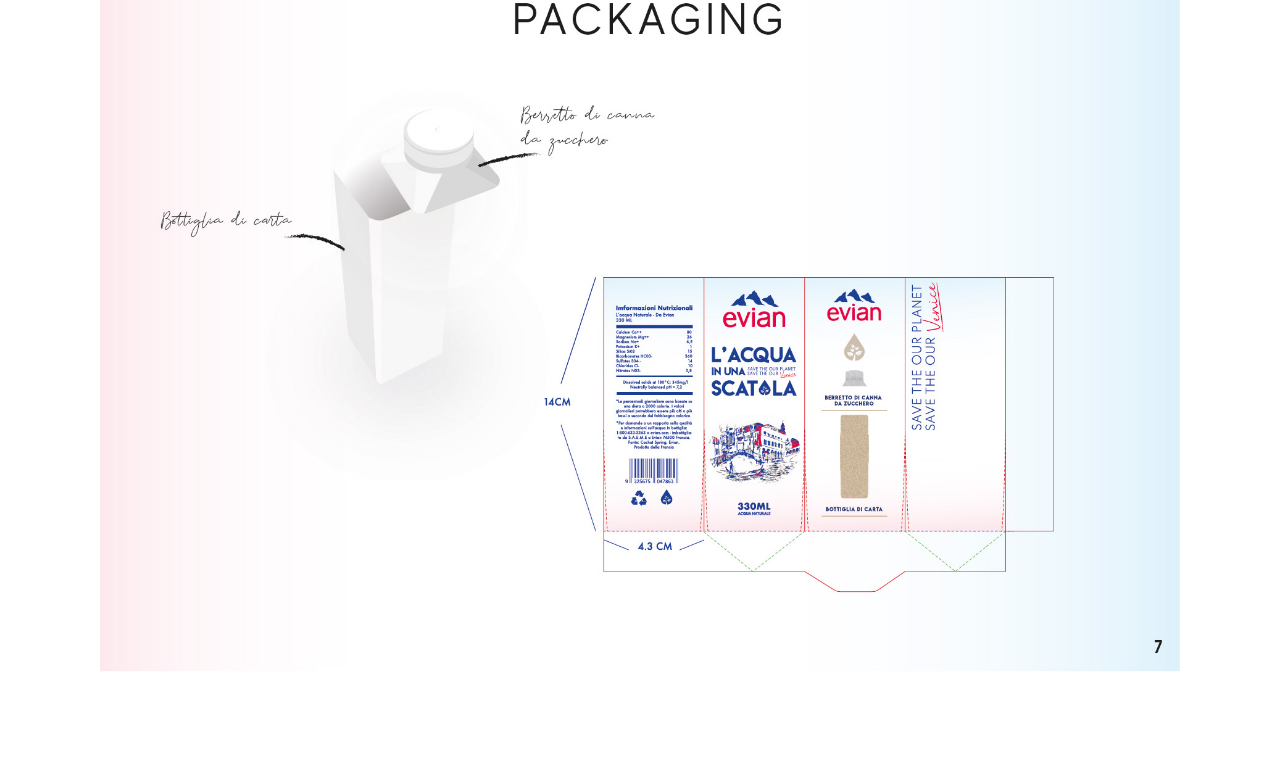
<file: water.project.html>
<!DOCTYPE html>
<html lang="en">
  <head>
    <title>Tung Le | Portfolio Grafic Design</title>
    <meta charset="UTF-8" />
    <meta name="viewport" content="width=device-width, initial-scale=1.0" />
    <link rel="stylesheet" href="index.css" />
  </head>
  <body>
    <header>
      <nav>
        <h1>
          <a href="index.html"
            ><img class="logo" src="Image/logotung-01.png" alt="logo"
          /></a>
        </h1>
        <ul>
          <li><a class="link" href="about.html">ABOUT</a></li>
          <li><a class="link" href="project.html">PROJECT</a></li>
          <li><a class="link" href="contact.html">CONTACT</a></li>
        </ul>
        <div class="clear"></div>
      </nav>
    </header>

    <h2 class="header-project">>Evian Bottle By Carton</h2>
    <div class="project-detail-wrapper">
      <img
        class="project-big-img"
        src="Image/Graphics Project/Water /content-10.jpg"
        alt=""
      />
      <img
        class="project-big-img"
        src="Image/Graphics Project/Water /Project Portfolio GD2-07 11.06.42 PM.jpg"
        alt=""
      />
    </div>
  </body>
</html>
</file>
<file: index.css>
html {
  font-family: "Lemon/Milk";
  src: url("//db.onlinewebfonts.com/t/67137b5f6928edc941186baaab5a664b.eot");
  src: url("//db.onlinewebfonts.com/t/67137b5f6928edc941186baaab5a664b.eot?#iefix")
      format("embedded-opentype"),
    url("//db.onlinewebfonts.com/t/67137b5f6928edc941186baaab5a664b.woff2")
      format("woff2"),
    url("//db.onlinewebfonts.com/t/67137b5f6928edc941186baaab5a664b.woff")
      format("woff"),
    url("//db.onlinewebfonts.com/t/67137b5f6928edc941186baaab5a664b.ttf")
      format("truetype"),
    url("//db.onlinewebfonts.com/t/67137b5f6928edc941186baaab5a664b.svg#Lemon/Milk")
      format("svg");
}

* {
  margin: 0;
  padding: 0;
  box-sizing: border-box;
}

.index-wrapper {
  background: url("Image/homepage-01.jpg");
  height: 100vh;
  width: 100%;
  background-position: center;
  background-repeat: no-repeat;
  background-size: cover;
}
.menu {
  position: fixed;
  z-index: 1000;
  top: 0;
  width: 100vw;
}
.logo {
  height: 120px;
  width: 120px;
  margin-left: 5px;
  padding-bottom: 5px;
}
h1 {
  font-size: 1;
}
.clear {
  clear: both;
}
.link:hover {
  font-size: 60px;
  transition: 0.4s ease;
}
a {
  color: white;
  text-decoration: none;
  font-size: 46px;
  font-family: "Lemon/Milk";
  src: url("//db.onlinewebfonts.com/t/67137b5f6928edc941186baaab5a664b.eot");
  src: url("//db.onlinewebfonts.com/t/67137b5f6928edc941186baaab5a664b.eot?#iefix")
      format("embedded-opentype"),
    url("//db.onlinewebfonts.com/t/67137b5f6928edc941186baaab5a664b.woff2")
      format("woff2"),
    url("//db.onlinewebfonts.com/t/67137b5f6928edc941186baaab5a664b.woff")
      format("woff"),
    url("//db.onlinewebfonts.com/t/67137b5f6928edc941186baaab5a664b.ttf")
      format("truetype"),
    url("//db.onlinewebfonts.com/t/67137b5f6928edc941186baaab5a664b.svg#Lemon/Milk")
      format("svg");
  display: flex;
}
nav {
  background-color: black;
  padding: 0px 20px;
}
nav h1 {
  float: left;
}
nav ul {
  float: right;
}
nav li {
  float: left;
  margin: 0;
  padding: 30px;
}

.about-wrapper {
  background: url("Image/about.jpg");
  height: 100vh;
  width: 100%;
  background-position: center;
  background-repeat: no-repeat;
  background-size: cover;
}

.about-section {
  text-align: center;
}

.about-header {
  color: white;
  text-decoration: none;
  font-size: 55px;
  font-family: "Lemon/Milk";
  src: url("//db.onlinewebfonts.com/t/67137b5f6928edc941186baaab5a664b.eot");
  src: url("//db.onlinewebfonts.com/t/67137b5f6928edc941186baaab5a664b.eot?#iefix")
      format("embedded-opentype"),
    url("//db.onlinewebfonts.com/t/67137b5f6928edc941186baaab5a664b.woff2")
      format("woff2"),
    url("//db.onlinewebfonts.com/t/67137b5f6928edc941186baaab5a664b.woff")
      format("woff"),
    url("//db.onlinewebfonts.com/t/67137b5f6928edc941186baaab5a664b.ttf")
      format("truetype"),
    url("//db.onlinewebfonts.com/t/67137b5f6928edc941186baaab5a664b.svg#Lemon/Milk")
      format("svg");
  padding-top: 80px;
}

p {
  font-size: 14px;
  color: white;
  text-decoration: none;
  font-family: "Lemon/Milk";
  src: url("//db.onlinewebfonts.com/t/67137b5f6928edc941186baaab5a664b.eot");
  src: url("//db.onlinewebfonts.com/t/67137b5f6928edc941186baaab5a664b.eot?#iefix")
      format("embedded-opentype"),
    url("//db.onlinewebfonts.com/t/67137b5f6928edc941186baaab5a664b.woff2")
      format("woff2"),
    url("//db.onlinewebfonts.com/t/67137b5f6928edc941186baaab5a664b.woff")
      format("woff"),
    url("//db.onlinewebfonts.com/t/67137b5f6928edc941186baaab5a664b.ttf")
      format("truetype"),
    url("//db.onlinewebfonts.com/t/67137b5f6928edc941186baaab5a664b.svg#Lemon/Milk")
      format("svg");
  display: block;
  padding-top: 20px;
  padding-left: 30%;
  padding-right: 30%;
}

.about-sign {
  padding-top: 20px;
  height: 140px;
  width: 120px;
}

.project-images {
  display: flex;
  flex-wrap: wrap;
}

.img-container {
  height: auto;
  width: 30px;
  padding: 30px 30px;
  flex: 1 0 33.33333%;
}

.project-img {
  width: 100%;
  height: auto;
}

.overlay-pic1 {
  position: absolute;
  bottom: 0;
  left: 0;
  right: 0;
  height: 100%;
  width: 100%;
  opacity: 0;
  background: lightblue;
  cursor: pointer;
}

.overlay-text {
  font-family: "Lemon/Milk";
  src: url("//db.onlinewebfonts.com/t/67137b5f6928edc941186baaab5a664b.eot");
  src: url("//db.onlinewebfonts.com/t/67137b5f6928edc941186baaab5a664b.eot?#iefix")
      format("embedded-opentype"),
    url("//db.onlinewebfonts.com/t/67137b5f6928edc941186baaab5a664b.woff2")
      format("woff2"),
    url("//db.onlinewebfonts.com/t/67137b5f6928edc941186baaab5a664b.woff")
      format("woff"),
    url("//db.onlinewebfonts.com/t/67137b5f6928edc941186baaab5a664b.ttf")
      format("truetype"),
    url("//db.onlinewebfonts.com/t/67137b5f6928edc941186baaab5a664b.svg#Lemon/Milk")
      format("svg");
  font-size: 23px;
  color: white;
  padding: 5px 10px;
}

.container-overlay1 {
  position: relative;
}

.container-overlay1:hover .overlay-pic1 {
  opacity: 1;
}

.overlay-pic2 {
  position: absolute;
  bottom: 0;
  left: 0;
  right: 0;
  height: 100%;
  width: 100%;
  opacity: 0;
  background: black;
  cursor: pointer;
}

.overlay-pic2-text {
  font-family: "Lemon/Milk";
  src: url("//db.onlinewebfonts.com/t/67137b5f6928edc941186baaab5a664b.eot");
  src: url("//db.onlinewebfonts.com/t/67137b5f6928edc941186baaab5a664b.eot?#iefix")
      format("embedded-opentype"),
    url("//db.onlinewebfonts.com/t/67137b5f6928edc941186baaab5a664b.woff2")
      format("woff2"),
    url("//db.onlinewebfonts.com/t/67137b5f6928edc941186baaab5a664b.woff")
      format("woff"),
    url("//db.onlinewebfonts.com/t/67137b5f6928edc941186baaab5a664b.ttf")
      format("truetype"),
    url("//db.onlinewebfonts.com/t/67137b5f6928edc941186baaab5a664b.svg#Lemon/Milk")
      format("svg");
  font-size: 23px;
  color: white;
  padding: 5px 10px;
}

.container-overlay2 {
  position: relative;
}

.container-overlay2:hover .overlay-pic2 {
  opacity: 1;
}

.overlay-pic3 {
  position: absolute;
  bottom: 0;
  left: 0;
  right: 0;
  height: 100%;
  width: 100%;
  opacity: 0;
  background: rgb(2, 24, 44);
  cursor: pointer;
}

.overlay-pic3-text {
  font-family: "Lemon/Milk";
  src: url("//db.onlinewebfonts.com/t/67137b5f6928edc941186baaab5a664b.eot");
  src: url("//db.onlinewebfonts.com/t/67137b5f6928edc941186baaab5a664b.eot?#iefix")
      format("embedded-opentype"),
    url("//db.onlinewebfonts.com/t/67137b5f6928edc941186baaab5a664b.woff2")
      format("woff2"),
    url("//db.onlinewebfonts.com/t/67137b5f6928edc941186baaab5a664b.woff")
      format("woff"),
    url("//db.onlinewebfonts.com/t/67137b5f6928edc941186baaab5a664b.ttf")
      format("truetype"),
    url("//db.onlinewebfonts.com/t/67137b5f6928edc941186baaab5a664b.svg#Lemon/Milk")
      format("svg");
  font-size: 23px;
  color: white;
  padding: 5px 10px;
}

.container-overlay3 {
  position: relative;
}

.container-overlay3:hover .overlay-pic3 {
  opacity: 1;
}

.overlay-pic4 {
  position: absolute;
  bottom: 0;
  left: 0;
  right: 0;
  height: 100%;
  width: 100%;
  opacity: 0;
  background: burlywood;
  cursor: pointer;
}

.overlay-pic4-text {
  font-family: "Lemon/Milk";
  src: url("//db.onlinewebfonts.com/t/67137b5f6928edc941186baaab5a664b.eot");
  src: url("//db.onlinewebfonts.com/t/67137b5f6928edc941186baaab5a664b.eot?#iefix")
      format("embedded-opentype"),
    url("//db.onlinewebfonts.com/t/67137b5f6928edc941186baaab5a664b.woff2")
      format("woff2"),
    url("//db.onlinewebfonts.com/t/67137b5f6928edc941186baaab5a664b.woff")
      format("woff"),
    url("//db.onlinewebfonts.com/t/67137b5f6928edc941186baaab5a664b.ttf")
      format("truetype"),
    url("//db.onlinewebfonts.com/t/67137b5f6928edc941186baaab5a664b.svg#Lemon/Milk")
      format("svg");
  font-size: 23px;
  color: white;
  padding: 5px 10px;
}

.container-overlay4 {
  position: relative;
}

.container-overlay4:hover .overlay-pic4 {
  opacity: 1;
}

.overlay-pic5 {
  position: absolute;
  bottom: 0;
  left: 0;
  right: 0;
  height: 100%;
  width: 100%;
  opacity: 0;
  background: black;
  cursor: pointer;
}

.overlay-pic5-text {
  font-family: "Lemon/Milk";
  src: url("//db.onlinewebfonts.com/t/67137b5f6928edc941186baaab5a664b.eot");
  src: url("//db.onlinewebfonts.com/t/67137b5f6928edc941186baaab5a664b.eot?#iefix")
      format("embedded-opentype"),
    url("//db.onlinewebfonts.com/t/67137b5f6928edc941186baaab5a664b.woff2")
      format("woff2"),
    url("//db.onlinewebfonts.com/t/67137b5f6928edc941186baaab5a664b.woff")
      format("woff"),
    url("//db.onlinewebfonts.com/t/67137b5f6928edc941186baaab5a664b.ttf")
      format("truetype"),
    url("//db.onlinewebfonts.com/t/67137b5f6928edc941186baaab5a664b.svg#Lemon/Milk")
      format("svg");
  font-size: 23px;
  color: white;
  padding: 5px 10px;
}

.container-overlay5 {
  position: relative;
}

.container-overlay5:hover .overlay-pic5 {
  opacity: 1;
}

.overlay-pic6 {
  position: absolute;
  bottom: 0;
  left: 0;
  right: 0;
  height: 100%;
  width: 100%;
  opacity: 0;
  background: black;
  cursor: pointer;
}

.overlay-pic6-text {
  font-family: "Lemon/Milk";
  src: url("//db.onlinewebfonts.com/t/67137b5f6928edc941186baaab5a664b.eot");
  src: url("//db.onlinewebfonts.com/t/67137b5f6928edc941186baaab5a664b.eot?#iefix")
      format("embedded-opentype"),
    url("//db.onlinewebfonts.com/t/67137b5f6928edc941186baaab5a664b.woff2")
      format("woff2"),
    url("//db.onlinewebfonts.com/t/67137b5f6928edc941186baaab5a664b.woff")
      format("woff"),
    url("//db.onlinewebfonts.com/t/67137b5f6928edc941186baaab5a664b.ttf")
      format("truetype"),
    url("//db.onlinewebfonts.com/t/67137b5f6928edc941186baaab5a664b.svg#Lemon/Milk")
      format("svg");
  font-size: 23px;
  color: white;
  padding: 5px 10px;
}

.container-overlay6 {
  position: relative;
}

.container-overlay6:hover .overlay-pic6 {
  opacity: 1;
}

.overlay-pic7 {
  position: absolute;
  bottom: 0;
  left: 0;
  right: 0;
  height: 100%;
  width: 100%;
  opacity: 0;
  background: burlywood;
  cursor: pointer;
}

.overlay-pic7-text {
  font-family: "Lemon/Milk";
  src: url("//db.onlinewebfonts.com/t/67137b5f6928edc941186baaab5a664b.eot");
  src: url("//db.onlinewebfonts.com/t/67137b5f6928edc941186baaab5a664b.eot?#iefix")
      format("embedded-opentype"),
    url("//db.onlinewebfonts.com/t/67137b5f6928edc941186baaab5a664b.woff2")
      format("woff2"),
    url("//db.onlinewebfonts.com/t/67137b5f6928edc941186baaab5a664b.woff")
      format("woff"),
    url("//db.onlinewebfonts.com/t/67137b5f6928edc941186baaab5a664b.ttf")
      format("truetype"),
    url("//db.onlinewebfonts.com/t/67137b5f6928edc941186baaab5a664b.svg#Lemon/Milk")
      format("svg");
  font-size: 23px;
  color: white;
  padding: 5px 10px;
}

.container-overlay7 {
  position: relative;
}

.container-overlay7:hover .overlay-pic7 {
  opacity: 1;
}

.overlay-pic8 {
  position: absolute;
  bottom: 0;
  left: 0;
  right: 0;
  height: 100%;
  width: 100%;
  opacity: 0;
  background: black;
  cursor: pointer;
}

.overlay-pic8-text {
  font-family: "Lemon/Milk";
  src: url("//db.onlinewebfonts.com/t/67137b5f6928edc941186baaab5a664b.eot");
  src: url("//db.onlinewebfonts.com/t/67137b5f6928edc941186baaab5a664b.eot?#iefix")
      format("embedded-opentype"),
    url("//db.onlinewebfonts.com/t/67137b5f6928edc941186baaab5a664b.woff2")
      format("woff2"),
    url("//db.onlinewebfonts.com/t/67137b5f6928edc941186baaab5a664b.woff")
      format("woff"),
    url("//db.onlinewebfonts.com/t/67137b5f6928edc941186baaab5a664b.ttf")
      format("truetype"),
    url("//db.onlinewebfonts.com/t/67137b5f6928edc941186baaab5a664b.svg#Lemon/Milk")
      format("svg");
  font-size: 23px;
  color: white;
  padding: 5px 10px;
}

.container-overlay8 {
  position: relative;
}

.container-overlay8:hover .overlay-pic8 {
  opacity: 1;
}

.overlay-pic9 {
  position: absolute;
  bottom: 0;
  left: 0;
  right: 0;
  height: 100%;
  width: 100%;
  opacity: 0;
  background: palevioletred;
  cursor: pointer;
}

.overlay-pic9-text {
  font-family: "Lemon/Milk";
  src: url("//db.onlinewebfonts.com/t/67137b5f6928edc941186baaab5a664b.eot");
  src: url("//db.onlinewebfonts.com/t/67137b5f6928edc941186baaab5a664b.eot?#iefix")
      format("embedded-opentype"),
    url("//db.onlinewebfonts.com/t/67137b5f6928edc941186baaab5a664b.woff2")
      format("woff2"),
    url("//db.onlinewebfonts.com/t/67137b5f6928edc941186baaab5a664b.woff")
      format("woff"),
    url("//db.onlinewebfonts.com/t/67137b5f6928edc941186baaab5a664b.ttf")
      format("truetype"),
    url("//db.onlinewebfonts.com/t/67137b5f6928edc941186baaab5a664b.svg#Lemon/Milk")
      format("svg");
  font-size: 23px;
  color: white;
  padding: 5px 10px;
}

.container-overlay9 {
  position: relative;
}

.container-overlay9:hover .overlay-pic9 {
  opacity: 1;
}

.contact-wrapper {
  font-size: 70%;
  background: url("Image/Contact.jpg");
  height: 100vh;
  width: 100%;
  background-position: center;
  background-repeat: no-repeat;
  background-size: cover;
}

.contact3 {
  font-size: 70px;
  margin: 30px;
  position: absolute;
  bottom: 0px;
  text-decoration: underline;
}
.contact2 {
  font-size: 70px;
  margin: 30px;
  position: absolute;
  bottom: 100px;
  text-decoration: underline;
}
.contact1 {
  font-size: 70px;
  margin: 30px;
  position: absolute;
  bottom: 200px;
  text-decoration: underline;
}

.contact1:hover {
  font-size: 80px;
  transition: 0.3s ease;
}
.contact2:hover {
  font-size: 80px;
  transition: 0.3s ease;
}
.contact3:hover {
  font-size: 80px;
  transition: 0.3s ease;
}

.project-wrapper {
  padding-top: 150px;
}

/* PROJECT HTML */
.header-project {
  color: black;
  text-decoration: underline;
  font-size: 45px;
  font-family: "Lemon/Milk";
  src: url("//db.onlinewebfonts.com/t/67137b5f6928edc941186baaab5a664b.eot");
  src: url("//db.onlinewebfonts.com/t/67137b5f6928edc941186baaab5a664b.eot?#iefix")
      format("embedded-opentype"),
    url("//db.onlinewebfonts.com/t/67137b5f6928edc941186baaab5a664b.woff2")
      format("woff2"),
    url("//db.onlinewebfonts.com/t/67137b5f6928edc941186baaab5a664b.woff")
      format("woff"),
    url("//db.onlinewebfonts.com/t/67137b5f6928edc941186baaab5a664b.ttf")
      format("truetype"),
    url("//db.onlinewebfonts.com/t/67137b5f6928edc941186baaab5a664b.svg#Lemon/Milk")
      format("svg");
  padding-top: 45px;
  padding-left: 70px;
  text-align: left;
}
.project-detail-wrapper {
  padding-top: 150px;
  text-align: center;
}

.project-big-img {
  height: auto;
  width: 100%;
  padding: 0 100px 100px 100px;
}

/* Responsive queries */
@media only screen and (max-width: 1000px) {
  .contact1 {
    font-size: 50px;
    transition: 0.3s ease;
  }
  .contact2 {
    font-size: 50px;
    transition: 0.3s ease;
  }
  .contact3 {
    font-size: 50px;
    transition: 0.3s ease;
  }
}

@media only screen and (max-width: 500px) {
  .project-wrapper {
    padding-top: 80px;
  }

  .img-container {
    height: auto;
    width: 30px;
    padding: 30px 30px;
    flex: 1 60%;
  }

  .logo {
    height: 60px;
    width: 60px;
    margin-left: 2px;
    padding-bottom: 2px;
  }

  a {
    font-size: 16px;
  }

  nav li {
    padding: 15px 5px;
  }

  .link:hover {
    font-size: 16px;
    transition: 0.4s ease;
  }

  .contact1 {
    font-size: 20px;
    bottom: 70px;
    margin-left: 20px;
  }

  .contact2 {
    font-size: 20px;
    bottom: 40px;
    margin-left: 20px;
  }

  .contact3 {
    font-size: 20px;
    bottom: 10px;
    margin-left: 20px;
  }

  .contact1:hover {
    font-size: 20px;
    transition: 0.4s ease;
  }
  .contact2:hover {
    font-size: 20px;
    transition: 0.4s ease;
  }
  .contact3:hover {
    font-size: 20px;
    transition: 0.4s ease;
  }

  .about-section {
    padding-top: 100px;
  }

  .about-header {
    font-size: 40px;
    padding-top: 80px;
  }

  .about-section p {
    font-size: 12px;
    padding-left: 10%;
    padding-right: 10%;
  }

  .header-project {
    font-size: 20px;
    padding-left: 20px;
  }

  .project-big-img {
    height: auto;
    width: 100%;
    padding: 0 20px 30px 20px;
  }
  .project-detail-wrapper {
    padding-top: 40px;
    text-align: center;
  }

  .contact-wrapper {
    background: url("./Image/background-web/background-02.jpg");
    background-position: center;
    background-repeat: no-repeat;
    background-size: cover;
  }

  .index-wrapper {
    background: url("./Image/background-web/background-01-01.jpg");
    background-position: center;
    background-repeat: no-repeat;
    background-size: cover;
  }
}
</file>
